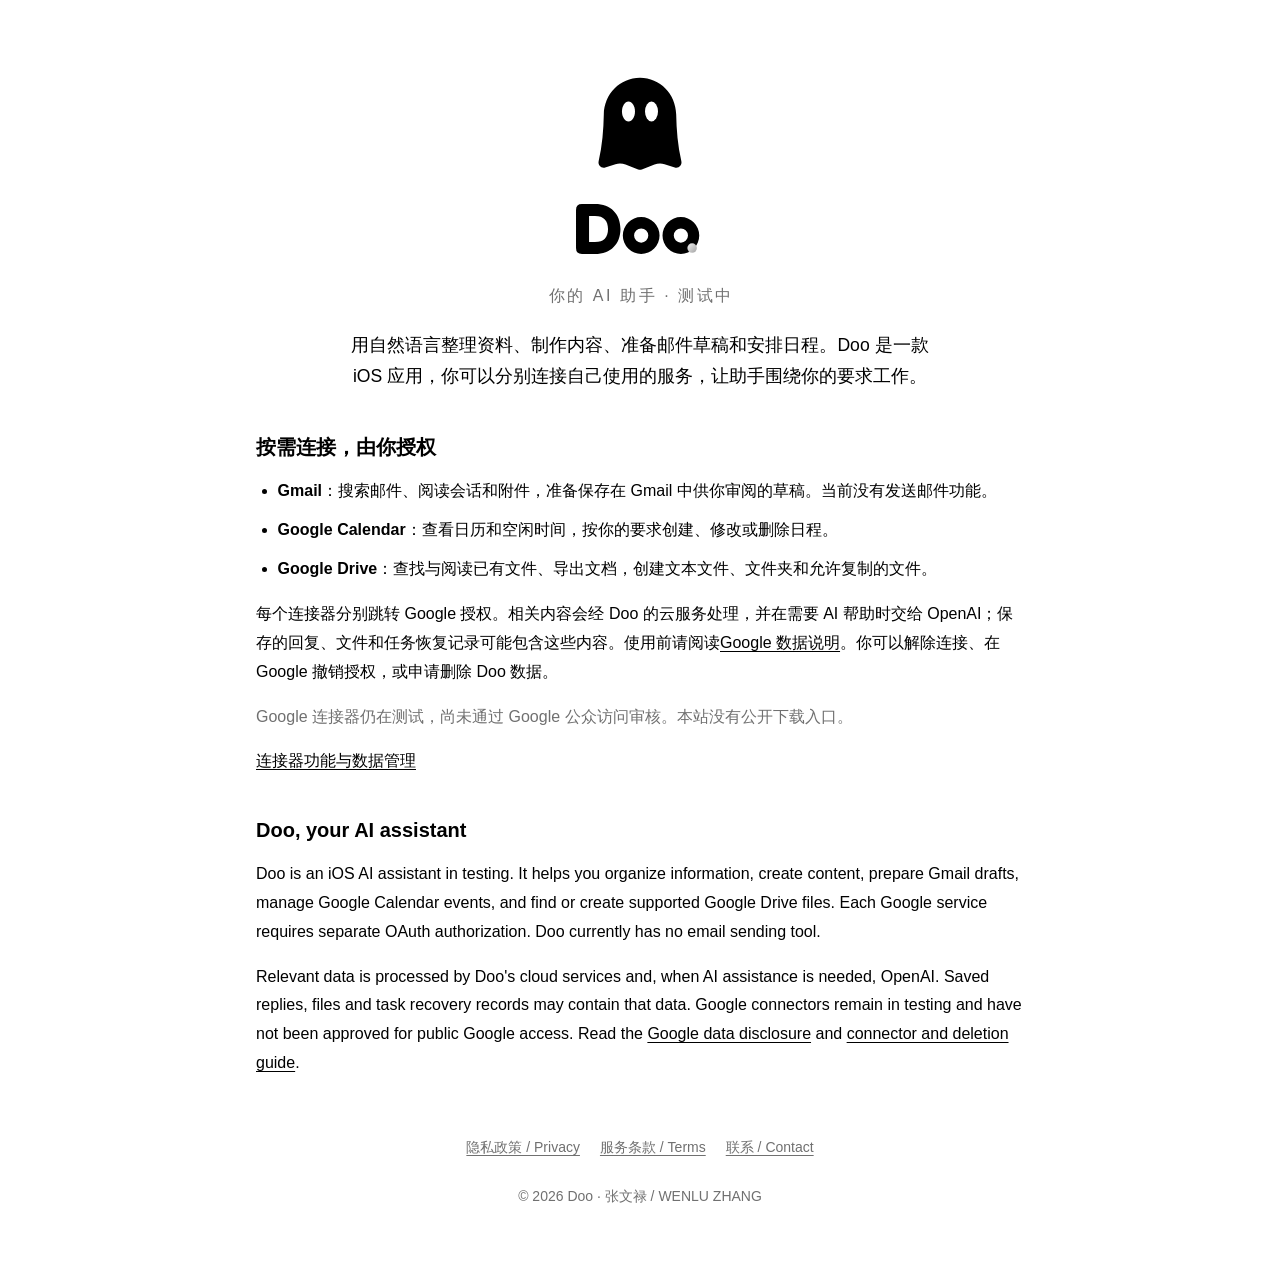
<file: docs/index.html>
<!doctype html>
<html lang="zh-CN">
  <head>
    <meta charset="utf-8">
    <meta name="viewport" content="width=device-width, initial-scale=1, viewport-fit=cover">
    <meta name="color-scheme" content="light dark">
    <meta name="description" content="Doo 是一款 iOS AI 助手，帮助你整理资料、准备邮件草稿和安排日程。目前处于测试阶段。">
    <meta property="og:title" content="Doo · 你的 AI 助手">
    <meta property="og:description" content="整理资料、准备邮件草稿和安排日程。Google 连接器仍在测试，尚未通过公众访问审核。">
    <meta property="og:type" content="website">
    <meta property="og:url" content="https://heydoo.si/">
    <title>Doo · 你的 AI 助手</title>
    <link rel="canonical" href="https://heydoo.si/">
    <link rel="icon" href="logo.svg" type="image/svg+xml">
    <link rel="stylesheet" href="site.css">
  </head>
  <body>
    <main class="holding" aria-labelledby="site-name">
      <img class="mascot" src="logo.svg" alt="" width="120" height="120" aria-hidden="true">
      <h1 id="site-name" class="wordmark">
        <img src="wordmark.svg" alt="Doo" width="216" height="84">
      </h1>
      <p class="status">你的 AI 助手 · 测试中</p>
      <p class="intro">用自然语言整理资料、制作内容、准备邮件草稿和安排日程。Doo 是一款 iOS 应用，你可以分别连接自己使用的服务，让助手围绕你的要求工作。</p>
      <section class="description" aria-labelledby="connectors-title">
        <h2 id="connectors-title">按需连接，由你授权</h2>
        <ul>
          <li><strong>Gmail</strong>：搜索邮件、阅读会话和附件，准备保存在 Gmail 中供你审阅的草稿。当前没有发送邮件功能。</li>
          <li><strong>Google Calendar</strong>：查看日历和空闲时间，按你的要求创建、修改或删除日程。</li>
          <li><strong>Google Drive</strong>：查找与阅读已有文件、导出文档，创建文本文件、文件夹和允许复制的文件。</li>
        </ul>
        <p>每个连接器分别跳转 Google 授权。相关内容会经 Doo 的云服务处理，并在需要 AI 帮助时交给 OpenAI；保存的回复、文件和任务恢复记录可能包含这些内容。使用前请阅读<a href="legal/privacy.html#google">Google 数据说明</a>。你可以解除连接、在 Google 撤销授权，或申请删除 Doo 数据。</p>
        <p class="muted">Google 连接器仍在测试，尚未通过 Google 公众访问审核。本站没有公开下载入口。</p>
        <p><a href="help/google-connectors.html">连接器功能与数据管理</a></p>
      </section>
      <section class="description" lang="en" aria-labelledby="english-title">
        <h2 id="english-title">Doo, your AI assistant</h2>
        <p>Doo is an iOS AI assistant in testing. It helps you organize information, create content, prepare Gmail drafts, manage Google Calendar events, and find or create supported Google Drive files. Each Google service requires separate OAuth authorization. Doo currently has no email sending tool.</p>
        <p>Relevant data is processed by Doo's cloud services and, when AI assistance is needed, OpenAI. Saved replies, files and task recovery records may contain that data. Google connectors remain in testing and have not been approved for public Google access. Read the <a href="legal/privacy.html#google-en">Google data disclosure</a> and <a href="help/google-connectors.html#english">connector and deletion guide</a>.</p>
      </section>
      <footer class="site-footer">
        <nav aria-label="网站信息">
          <a href="legal/privacy.html">隐私政策 / Privacy</a>
          <a href="legal/terms.html">服务条款 / Terms</a>
          <a href="mailto:jinwandalaohu940@gmail.com">联系 / Contact</a>
        </nav>
        <p>© 2026 Doo · 张文禄 / WENLU ZHANG</p>
      </footer>
    </main>
  </body>
</html>
</file>
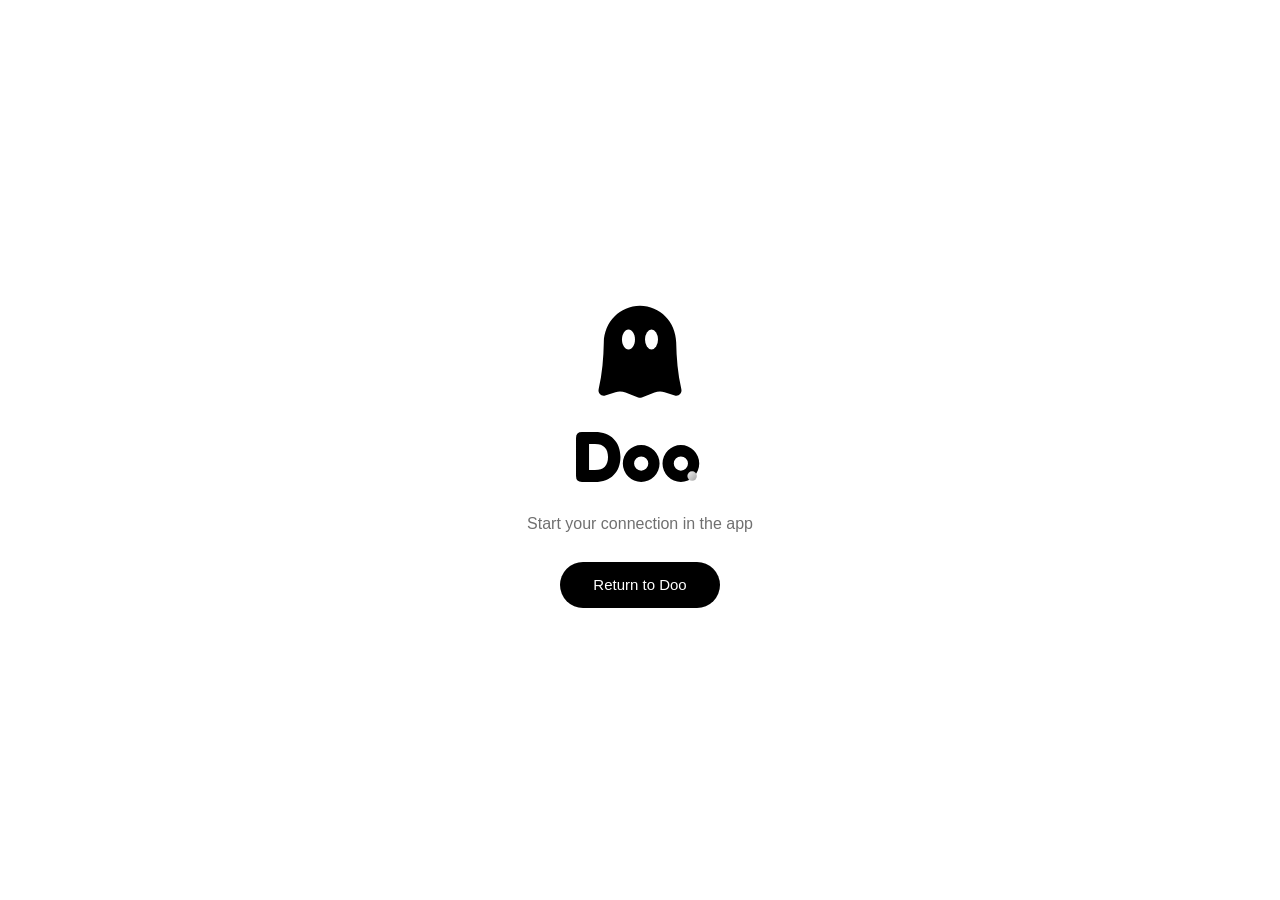
<file: docs/oauth/mcp/index.html>
<!doctype html>
<html lang="zh-CN">
  <head>
    <meta charset="utf-8">
    <meta name="viewport" content="width=device-width, initial-scale=1, viewport-fit=cover">
    <meta name="color-scheme" content="light dark">
    <meta name="referrer" content="no-referrer">
    <meta name="robots" content="noindex, nofollow">
    <meta http-equiv="Content-Security-Policy" content="default-src 'none'; img-src 'self'; style-src 'self'; script-src 'self'; base-uri 'none'; form-action 'none'; object-src 'none'">
    <title>回到 Doo</title>
    <link rel="icon" href="../../logo.svg" type="image/svg+xml">
    <link rel="stylesheet" href="../../site.css">
    <link rel="stylesheet" href="callback.css">
    <script src="callback.js" defer></script>
  </head>
  <body>
    <main class="holding callback" aria-labelledby="site-name" aria-describedby="status">
      <img class="mascot" src="../../logo.svg" alt="" width="120" height="120" aria-hidden="true">
      <h1 id="site-name" class="wordmark">
        <img src="../../wordmark.svg" alt="Doo" width="216" height="84">
      </h1>
      <p id="status" class="status" role="status" aria-live="polite">请回到 App 查看连接结果</p>
      <a class="callback-action" href="doo://open" id="open-doo">返回 Doo</a>
    </main>
  </body>
</html>
</file>
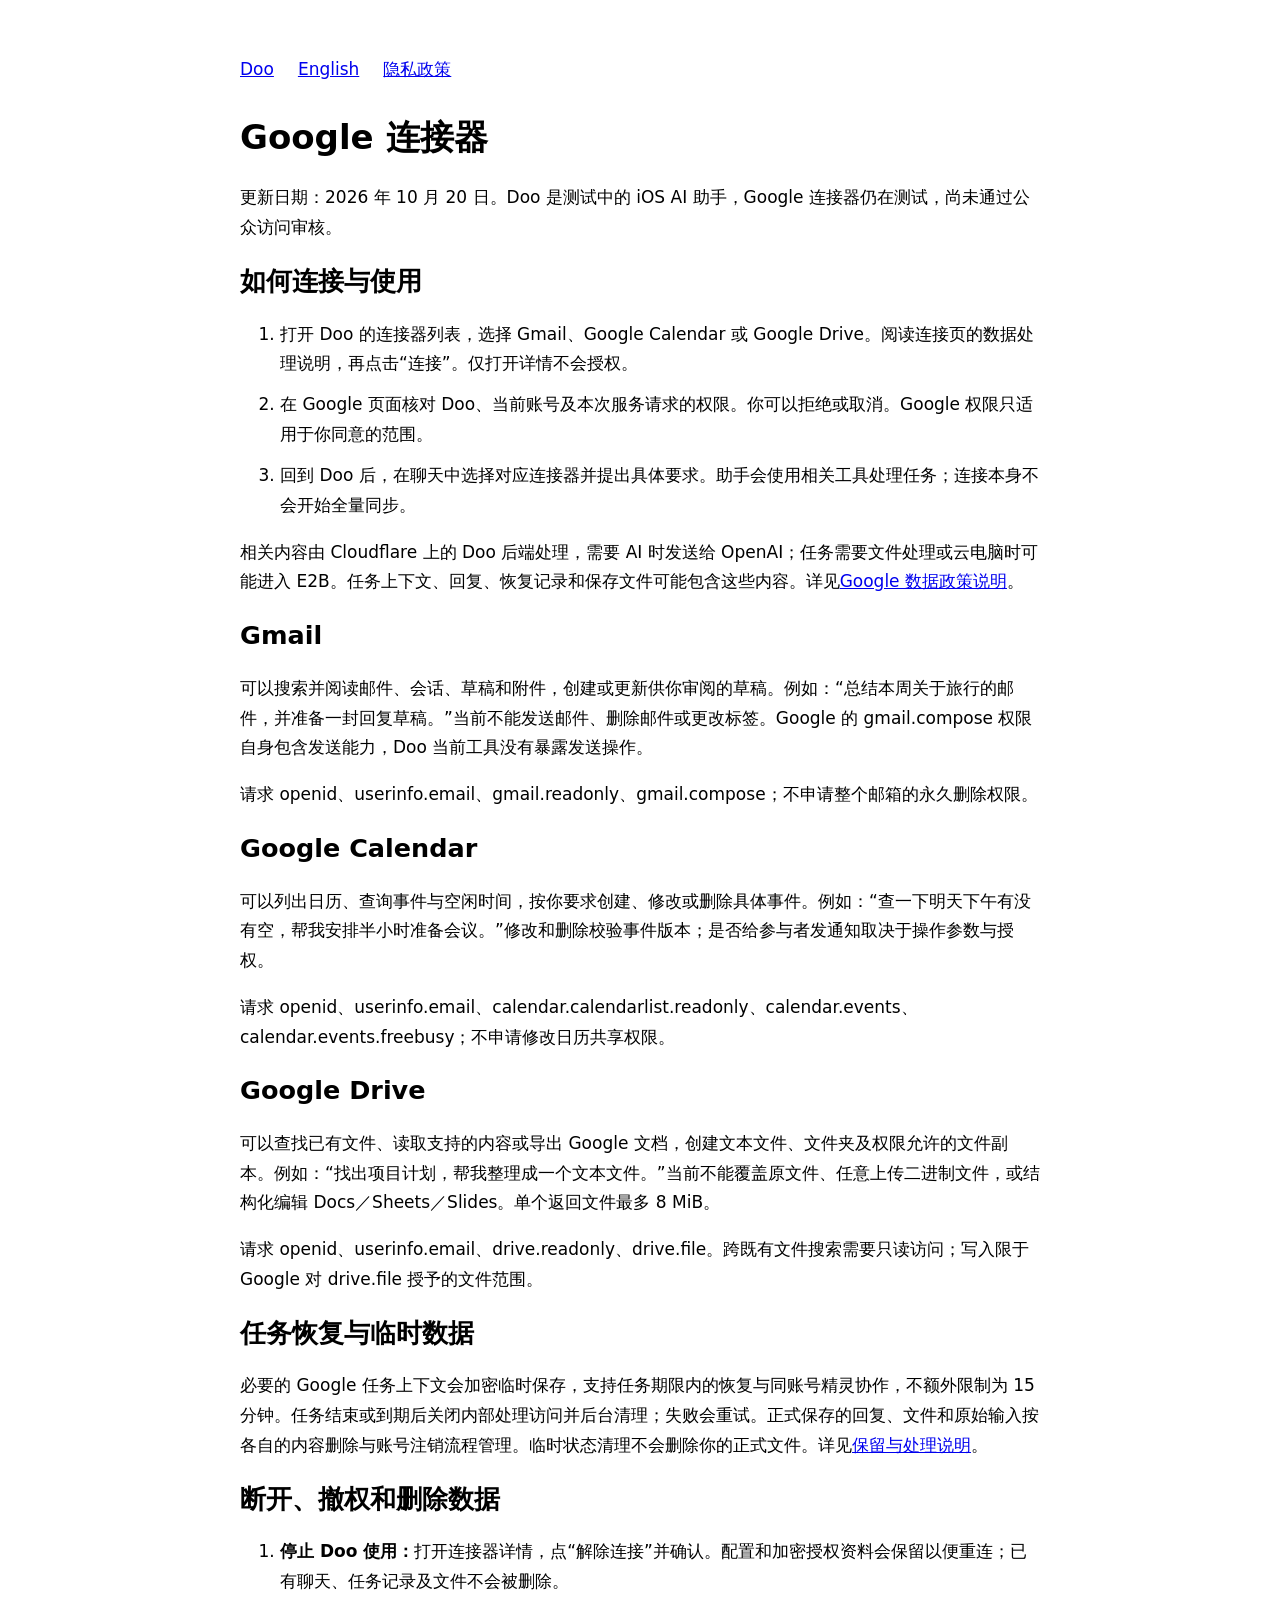
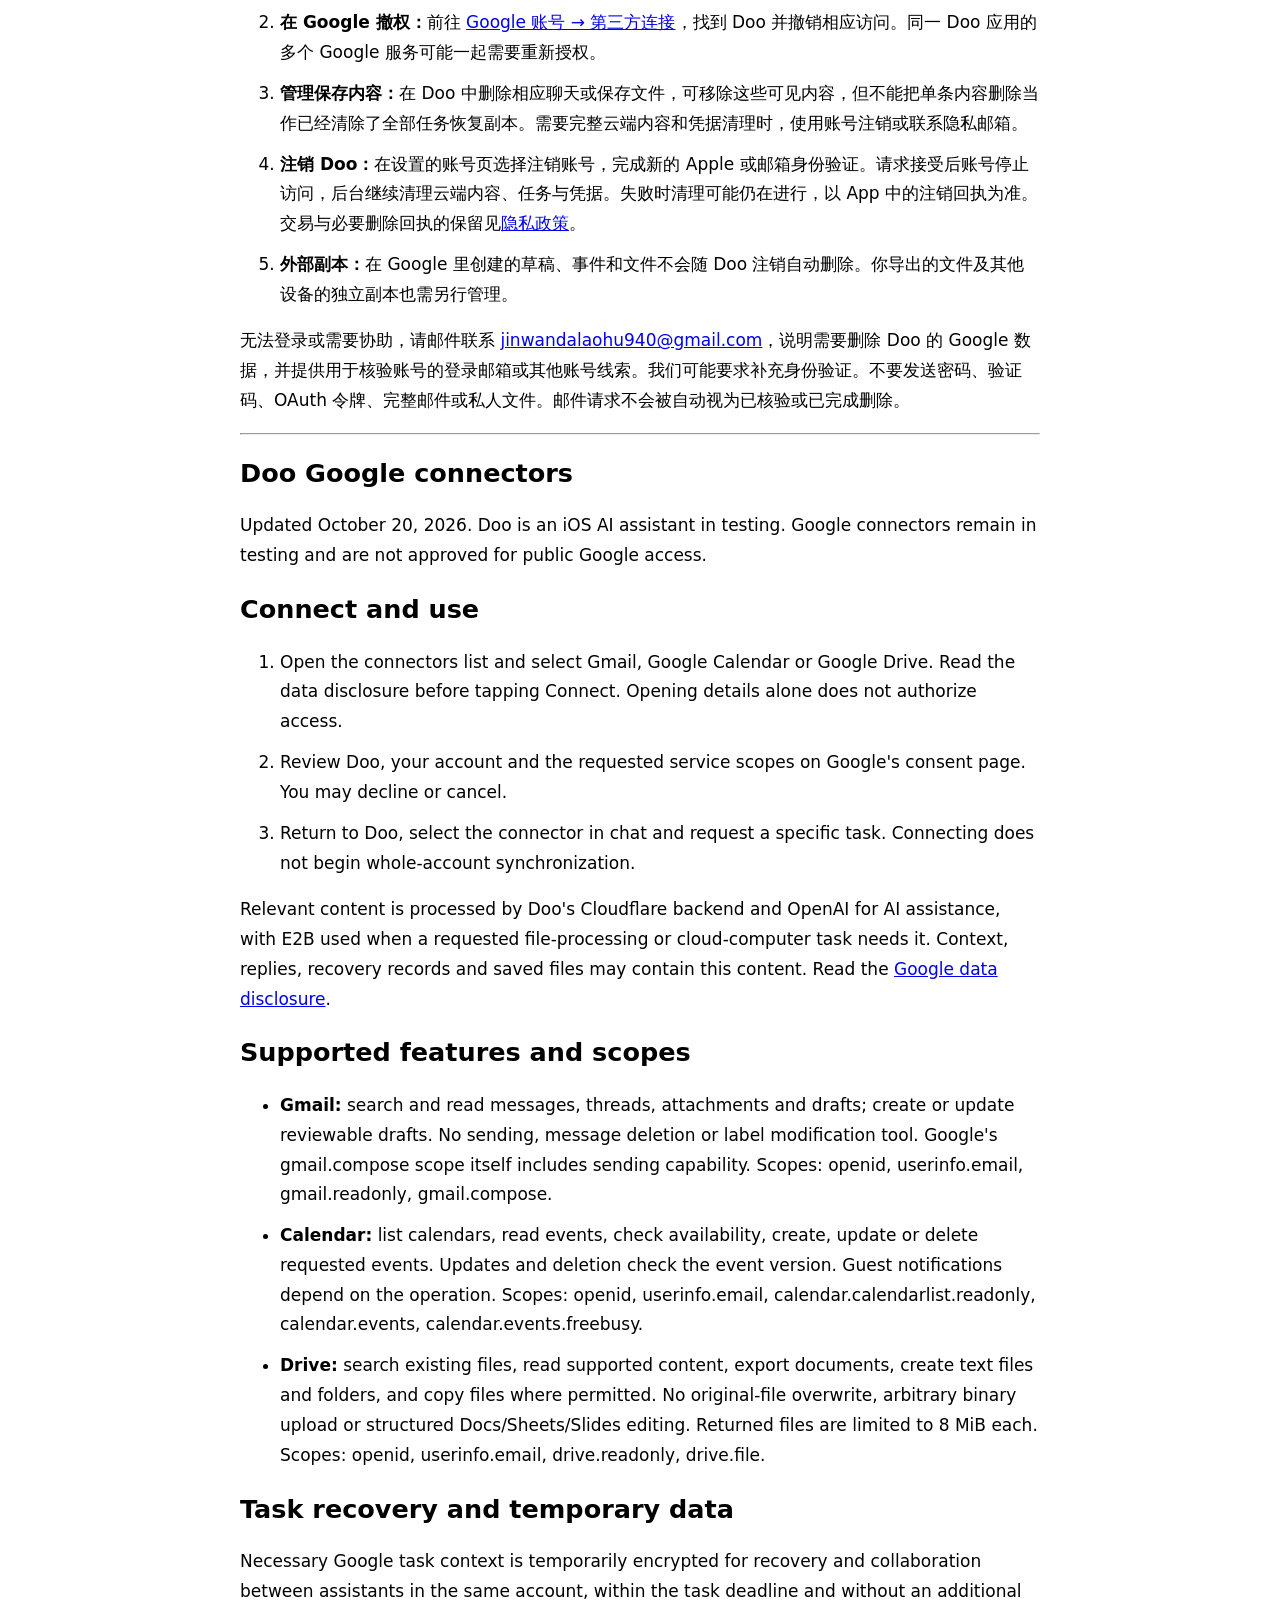
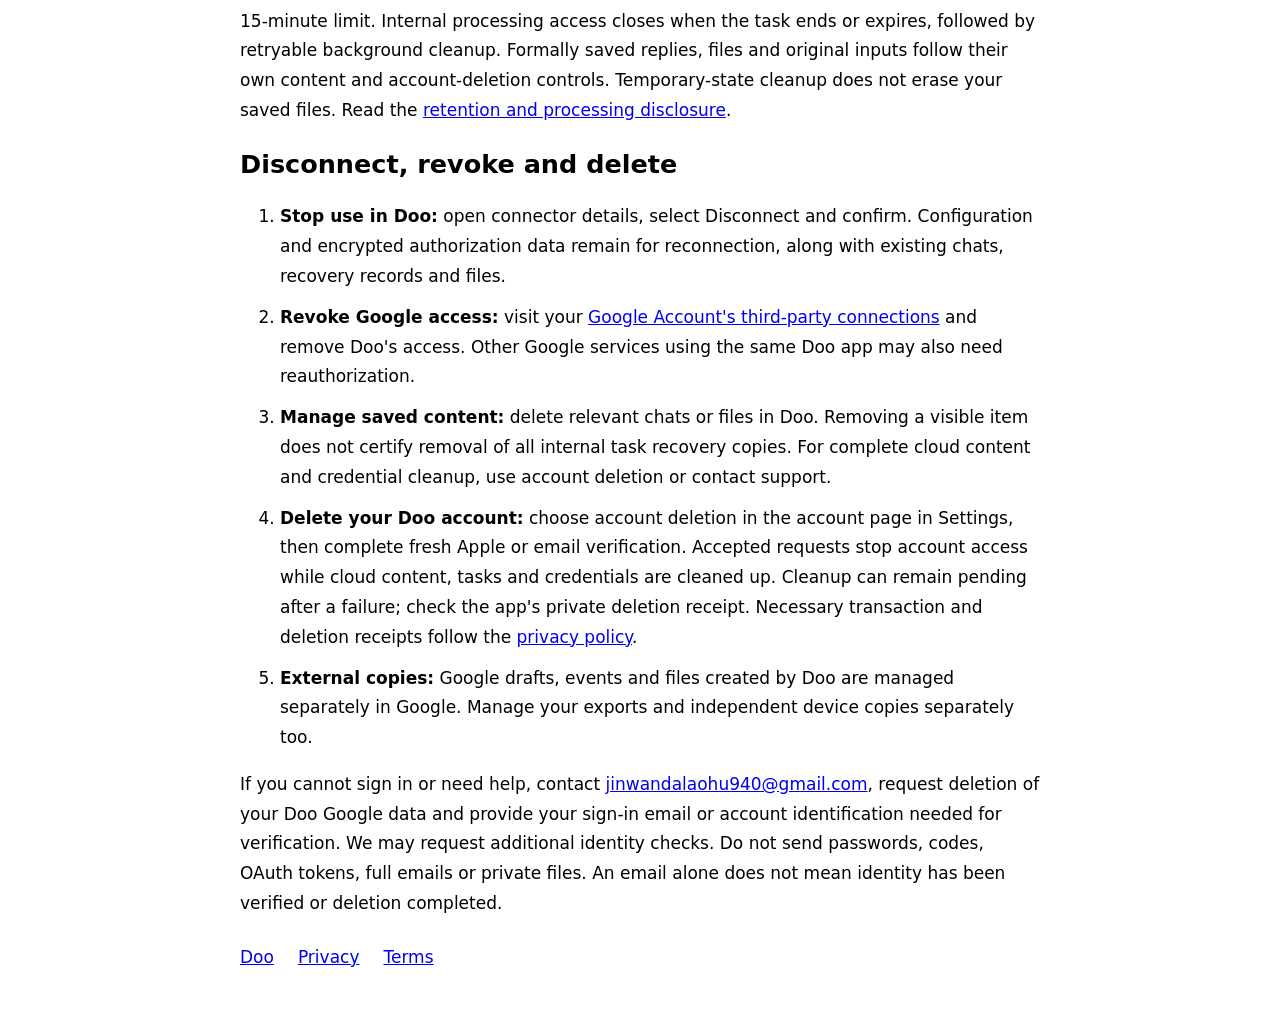
<file: docs/help/google-connectors.html>
<!doctype html>
<html lang="zh-CN"><head><meta charset="utf-8"><meta name="viewport" content="width=device-width,initial-scale=1"><meta name="color-scheme" content="light dark"><title>Doo Google 连接器 / Google connectors</title>
<link rel="icon" href="../logo.svg" type="image/svg+xml"><link rel="canonical" href="https://heydoo.si/help/google-connectors.html">
<style>body{font:17px/1.75 system-ui,sans-serif;max-width:50rem;margin:3rem auto;padding:0 1.25rem;color:CanvasText;background:Canvas;overflow-wrap:anywhere}h1,h2,h3{line-height:1.35}a{color:LinkText}li+li{margin-top:.7rem}section{scroll-margin-top:2rem}nav{display:flex;flex-wrap:wrap;gap:.5rem 1.5rem}nav a{display:inline-flex;align-items:center;min-height:44px}@media(max-width:560px){body{margin:1.5rem auto;font-size:16px}}</style></head>
<body><main><nav aria-label="页面导航"><a href="../">Doo</a><a href="#english">English</a><a href="../legal/privacy.html#google">隐私政策</a></nav>
<h1>Google 连接器</h1><p>更新日期：2026 年 10 月 20 日。Doo 是测试中的 iOS AI 助手，Google 连接器仍在测试，尚未通过公众访问审核。</p>
<section id="connect"><h2>如何连接与使用</h2><ol>
<li>打开 Doo 的连接器列表，选择 Gmail、Google Calendar 或 Google Drive。阅读连接页的数据处理说明，再点击“连接”。仅打开详情不会授权。</li>
<li>在 Google 页面核对 Doo、当前账号及本次服务请求的权限。你可以拒绝或取消。Google 权限只适用于你同意的范围。</li>
<li>回到 Doo 后，在聊天中选择对应连接器并提出具体要求。助手会使用相关工具处理任务；连接本身不会开始全量同步。</li></ol>
<p>相关内容由 Cloudflare 上的 Doo 后端处理，需要 AI 时发送给 OpenAI；任务需要文件处理或云电脑时可能进入 E2B。任务上下文、回复、恢复记录和保存文件可能包含这些内容。详见<a href="../legal/privacy.html#google">Google 数据政策说明</a>。</p></section>
<section id="gmail"><h2>Gmail</h2><p>可以搜索并阅读邮件、会话、草稿和附件，创建或更新供你审阅的草稿。例如：“总结本周关于旅行的邮件，并准备一封回复草稿。”当前不能发送邮件、删除邮件或更改标签。Google 的 gmail.compose 权限自身包含发送能力，Doo 当前工具没有暴露发送操作。</p><p>请求 openid、userinfo.email、gmail.readonly、gmail.compose；不申请整个邮箱的永久删除权限。</p></section>
<section id="calendar"><h2>Google Calendar</h2><p>可以列出日历、查询事件与空闲时间，按你要求创建、修改或删除具体事件。例如：“查一下明天下午有没有空，帮我安排半小时准备会议。”修改和删除校验事件版本；是否给参与者发通知取决于操作参数与授权。</p><p>请求 openid、userinfo.email、calendar.calendarlist.readonly、calendar.events、calendar.events.freebusy；不申请修改日历共享权限。</p></section>
<section id="drive"><h2>Google Drive</h2><p>可以查找已有文件、读取支持的内容或导出 Google 文档，创建文本文件、文件夹及权限允许的文件副本。例如：“找出项目计划，帮我整理成一个文本文件。”当前不能覆盖原文件、任意上传二进制文件，或结构化编辑 Docs／Sheets／Slides。单个返回文件最多 8 MiB。</p><p>请求 openid、userinfo.email、drive.readonly、drive.file。跨既有文件搜索需要只读访问；写入限于 Google 对 drive.file 授予的文件范围。</p></section>
<section id="retention"><h2>任务恢复与临时数据</h2><p>必要的 Google 任务上下文会加密临时保存，支持任务期限内的恢复与同账号精灵协作，不额外限制为 15 分钟。任务结束或到期后关闭内部处理访问并后台清理；失败会重试。正式保存的回复、文件和原始输入按各自的内容删除与账号注销流程管理。临时状态清理不会删除你的正式文件。详见<a href="../legal/privacy.html#google">保留与处理说明</a>。</p></section>
<section id="delete"><h2>断开、撤权和删除数据</h2><ol>
<li><strong>停止 Doo 使用：</strong>打开连接器详情，点“解除连接”并确认。配置和加密授权资料会保留以便重连；已有聊天、任务记录及文件不会被删除。</li>
<li><strong>在 Google 撤权：</strong>前往 <a href="https://myaccount.google.com/connections">Google 账号 → 第三方连接</a>，找到 Doo 并撤销相应访问。同一 Doo 应用的多个 Google 服务可能一起需要重新授权。</li>
<li><strong>管理保存内容：</strong>在 Doo 中删除相应聊天或保存文件，可移除这些可见内容，但不能把单条内容删除当作已经清除了全部任务恢复副本。需要完整云端内容和凭据清理时，使用账号注销或联系隐私邮箱。</li>
<li><strong>注销 Doo：</strong>在设置的账号页选择注销账号，完成新的 Apple 或邮箱身份验证。请求接受后账号停止访问，后台继续清理云端内容、任务与凭据。失败时清理可能仍在进行，以 App 中的注销回执为准。交易与必要删除回执的保留见<a href="../legal/privacy.html">隐私政策</a>。</li>
<li><strong>外部副本：</strong>在 Google 里创建的草稿、事件和文件不会随 Doo 注销自动删除。你导出的文件及其他设备的独立副本也需另行管理。</li></ol>
<p>无法登录或需要协助，请邮件联系 <a href="mailto:jinwandalaohu940@gmail.com?subject=Doo%20Google%20data%20deletion">jinwandalaohu940@gmail.com</a>，说明需要删除 Doo 的 Google 数据，并提供用于核验账号的登录邮箱或其他账号线索。我们可能要求补充身份验证。不要发送密码、验证码、OAuth 令牌、完整邮件或私人文件。邮件请求不会被自动视为已核验或已完成删除。</p></section>
<hr><section id="english" lang="en"><h1>Doo Google connectors</h1><p>Updated October 20, 2026. Doo is an iOS AI assistant in testing. Google connectors remain in testing and are not approved for public Google access.</p>
<h2>Connect and use</h2><ol><li>Open the connectors list and select Gmail, Google Calendar or Google Drive. Read the data disclosure before tapping Connect. Opening details alone does not authorize access.</li><li>Review Doo, your account and the requested service scopes on Google's consent page. You may decline or cancel.</li><li>Return to Doo, select the connector in chat and request a specific task. Connecting does not begin whole-account synchronization.</li></ol>
<p>Relevant content is processed by Doo's Cloudflare backend and OpenAI for AI assistance, with E2B used when a requested file-processing or cloud-computer task needs it. Context, replies, recovery records and saved files may contain this content. Read the <a href="../legal/privacy.html#google-en">Google data disclosure</a>.</p>
<h2>Supported features and scopes</h2><ul>
<li><strong>Gmail:</strong> search and read messages, threads, attachments and drafts; create or update reviewable drafts. No sending, message deletion or label modification tool. Google's gmail.compose scope itself includes sending capability. Scopes: openid, userinfo.email, gmail.readonly, gmail.compose.</li>
<li><strong>Calendar:</strong> list calendars, read events, check availability, create, update or delete requested events. Updates and deletion check the event version. Guest notifications depend on the operation. Scopes: openid, userinfo.email, calendar.calendarlist.readonly, calendar.events, calendar.events.freebusy.</li>
<li><strong>Drive:</strong> search existing files, read supported content, export documents, create text files and folders, and copy files where permitted. No original-file overwrite, arbitrary binary upload or structured Docs/Sheets/Slides editing. Returned files are limited to 8 MiB each. Scopes: openid, userinfo.email, drive.readonly, drive.file.</li></ul>
<section id="retention-en"><h2>Task recovery and temporary data</h2><p>Necessary Google task context is temporarily encrypted for recovery and collaboration between assistants in the same account, within the task deadline and without an additional 15-minute limit. Internal processing access closes when the task ends or expires, followed by retryable background cleanup. Formally saved replies, files and original inputs follow their own content and account-deletion controls. Temporary-state cleanup does not erase your saved files. Read the <a href="../legal/privacy.html#google-en">retention and processing disclosure</a>.</p></section>
<section id="delete-en"><h2>Disconnect, revoke and delete</h2><ol>
<li><strong>Stop use in Doo:</strong> open connector details, select Disconnect and confirm. Configuration and encrypted authorization data remain for reconnection, along with existing chats, recovery records and files.</li>
<li><strong>Revoke Google access:</strong> visit your <a href="https://myaccount.google.com/connections">Google Account's third-party connections</a> and remove Doo's access. Other Google services using the same Doo app may also need reauthorization.</li>
<li><strong>Manage saved content:</strong> delete relevant chats or files in Doo. Removing a visible item does not certify removal of all internal task recovery copies. For complete cloud content and credential cleanup, use account deletion or contact support.</li>
<li><strong>Delete your Doo account:</strong> choose account deletion in the account page in Settings, then complete fresh Apple or email verification. Accepted requests stop account access while cloud content, tasks and credentials are cleaned up. Cleanup can remain pending after a failure; check the app's private deletion receipt. Necessary transaction and deletion receipts follow the <a href="../legal/privacy.html#english">privacy policy</a>.</li>
<li><strong>External copies:</strong> Google drafts, events and files created by Doo are managed separately in Google. Manage your exports and independent device copies separately too.</li></ol>
<p>If you cannot sign in or need help, contact <a href="mailto:jinwandalaohu940@gmail.com?subject=Doo%20Google%20data%20deletion">jinwandalaohu940@gmail.com</a>, request deletion of your Doo Google data and provide your sign-in email or account identification needed for verification. We may request additional identity checks. Do not send passwords, codes, OAuth tokens, full emails or private files. An email alone does not mean identity has been verified or deletion completed.</p></section></section>
<nav aria-label="Legal"><a href="../">Doo</a><a href="../legal/privacy.html#english">Privacy</a><a href="../legal/terms.html">Terms</a></nav></main></body></html>
</file>
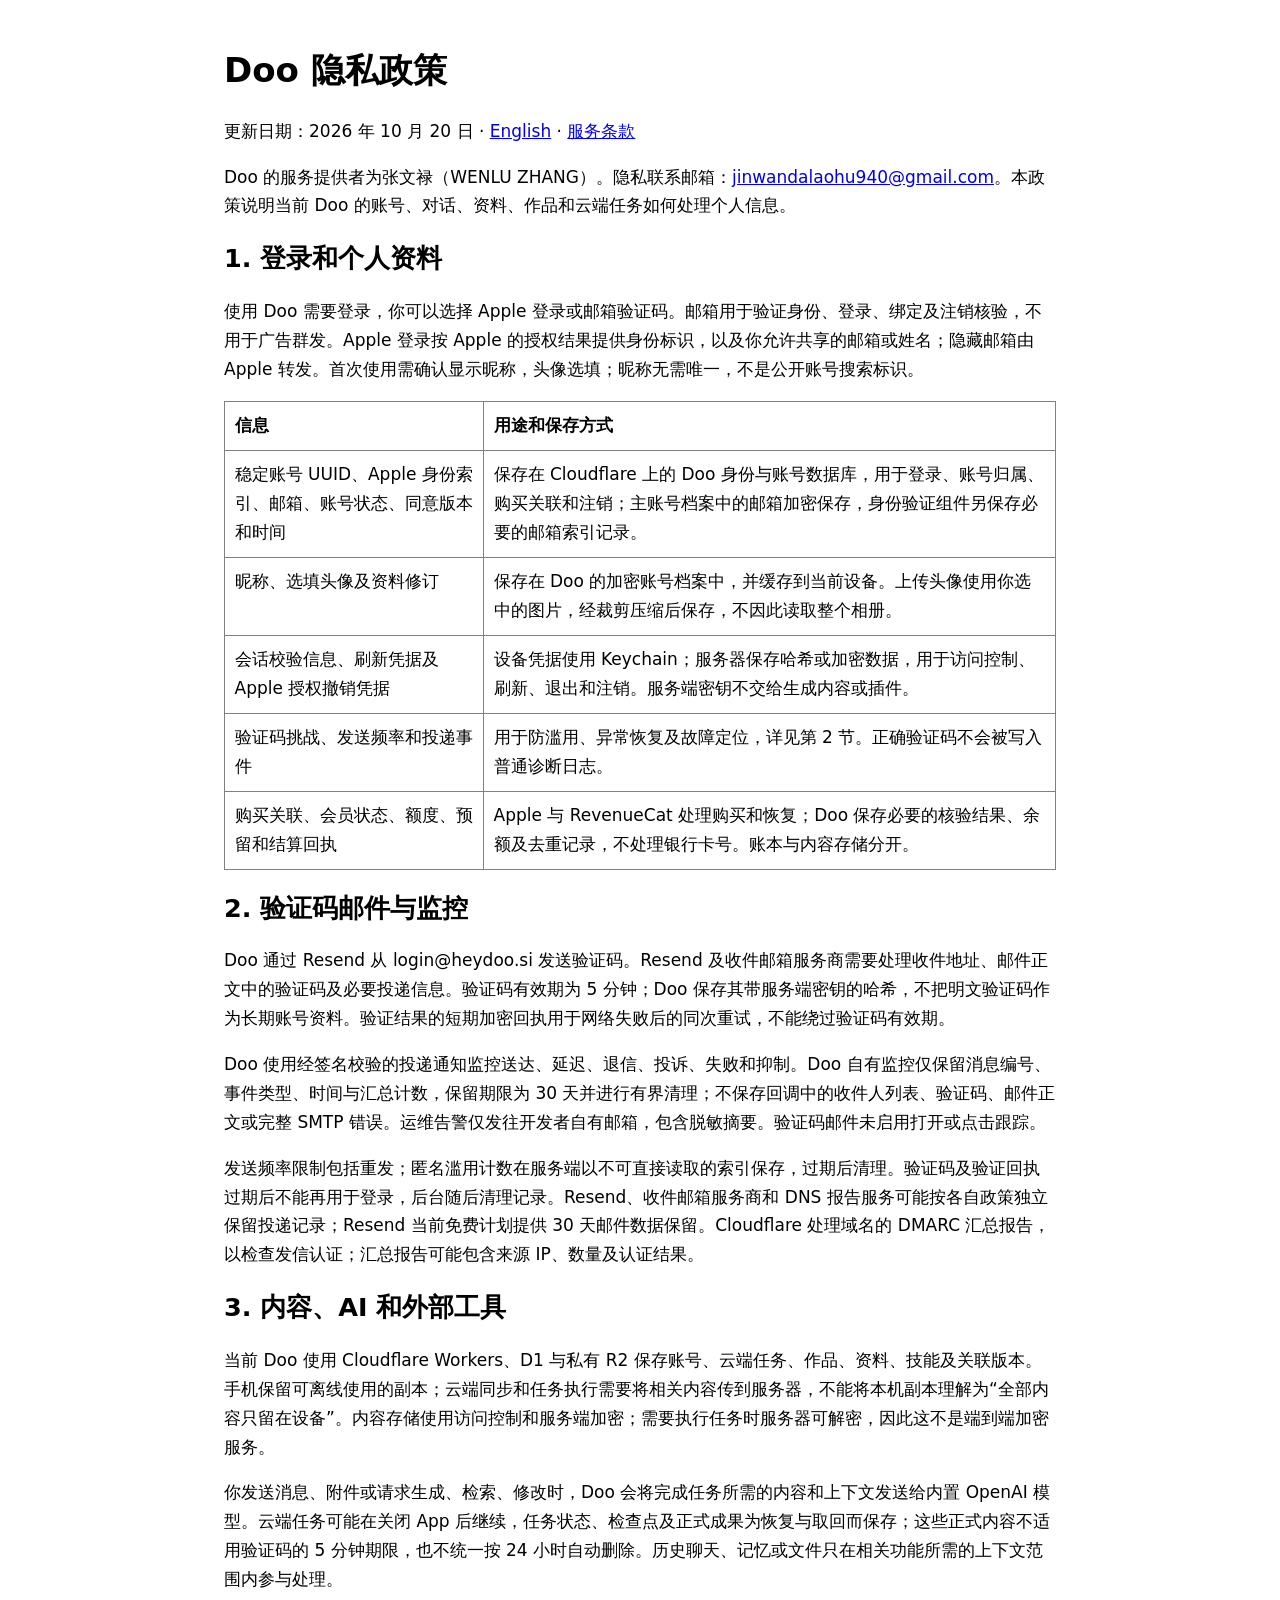
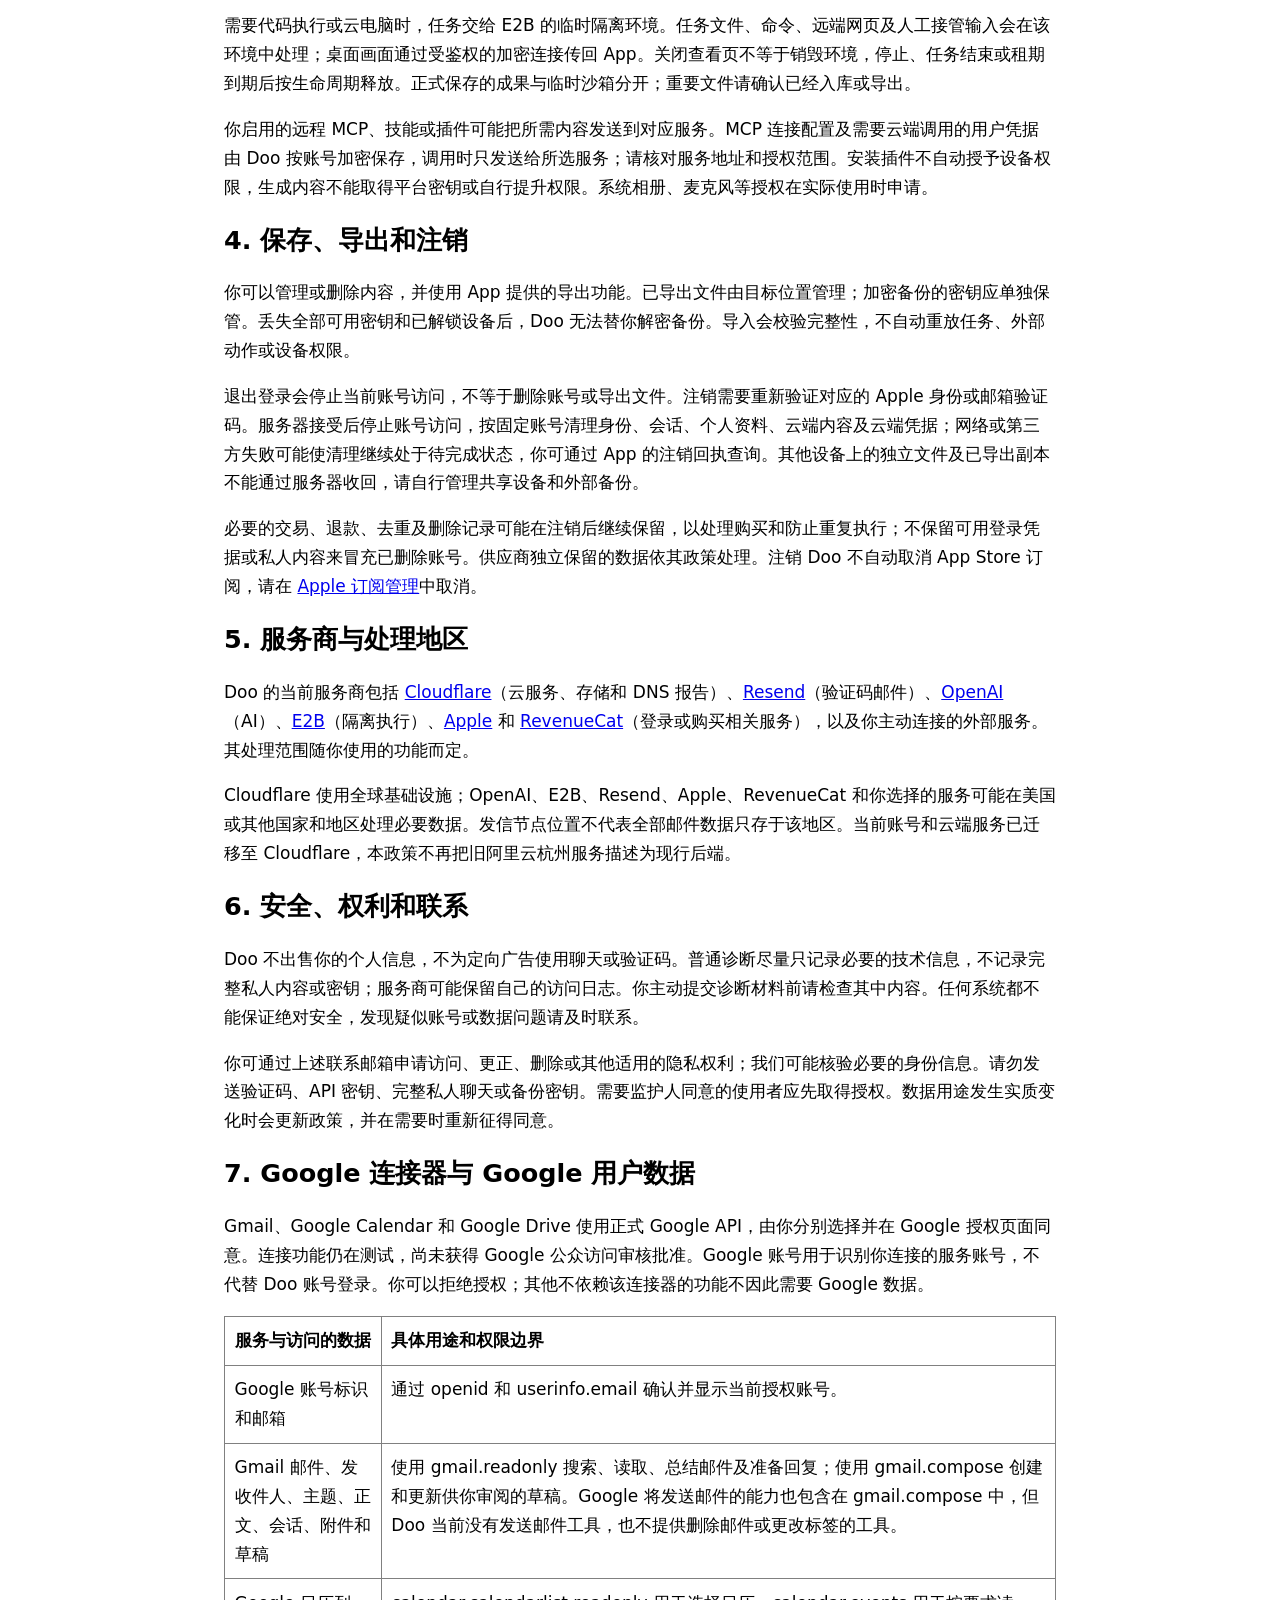
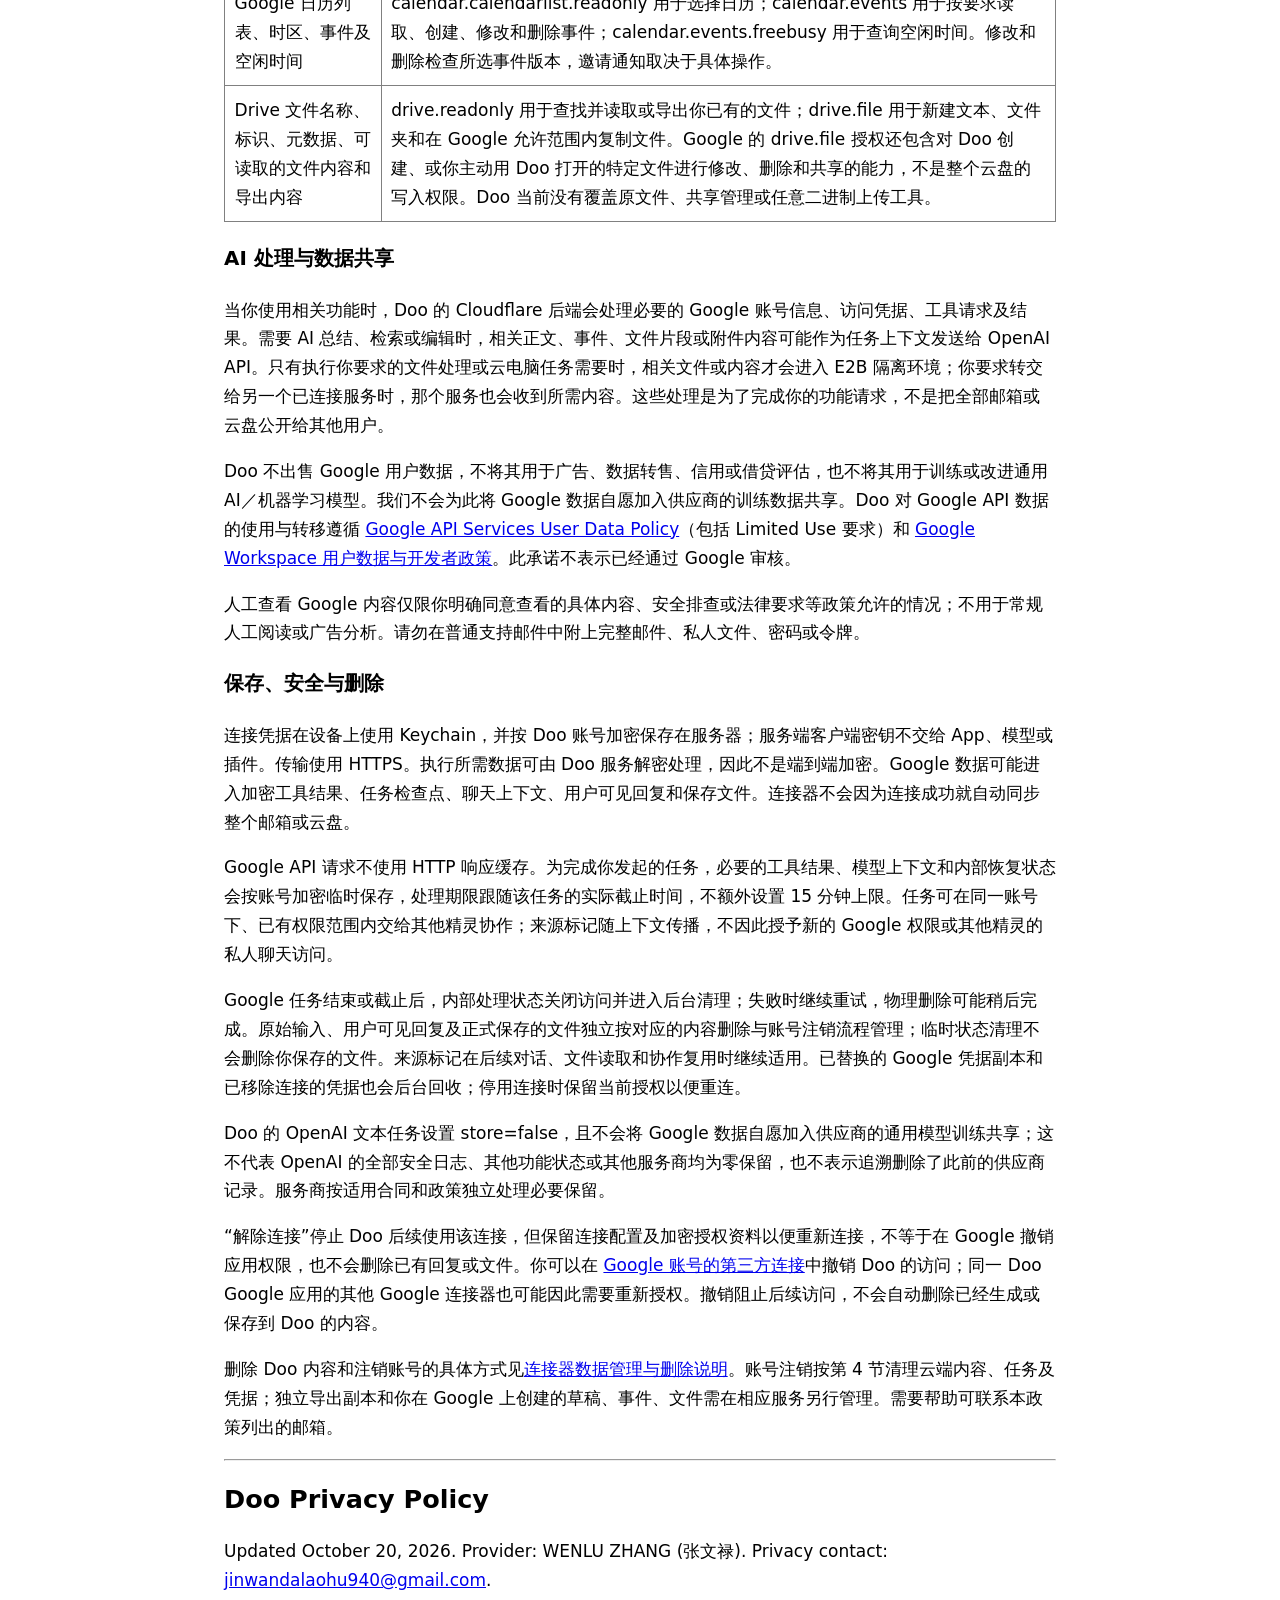
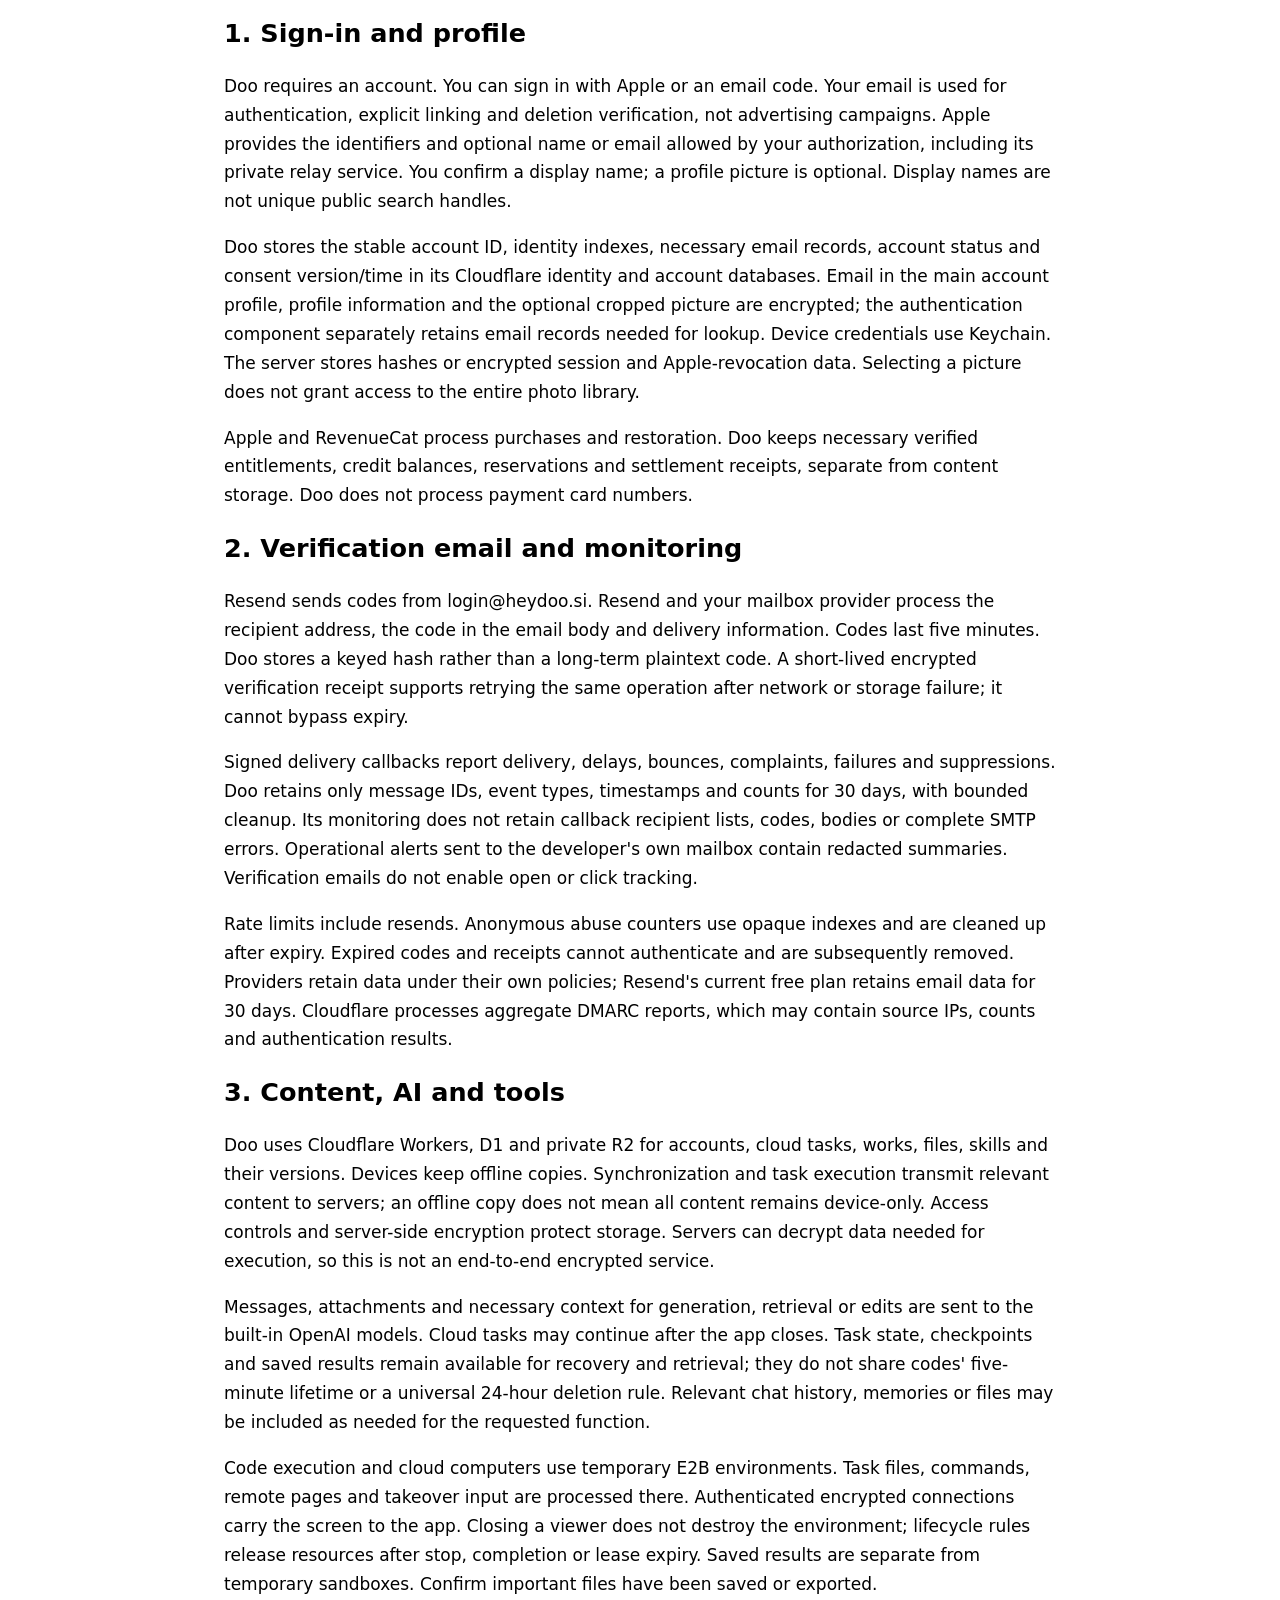
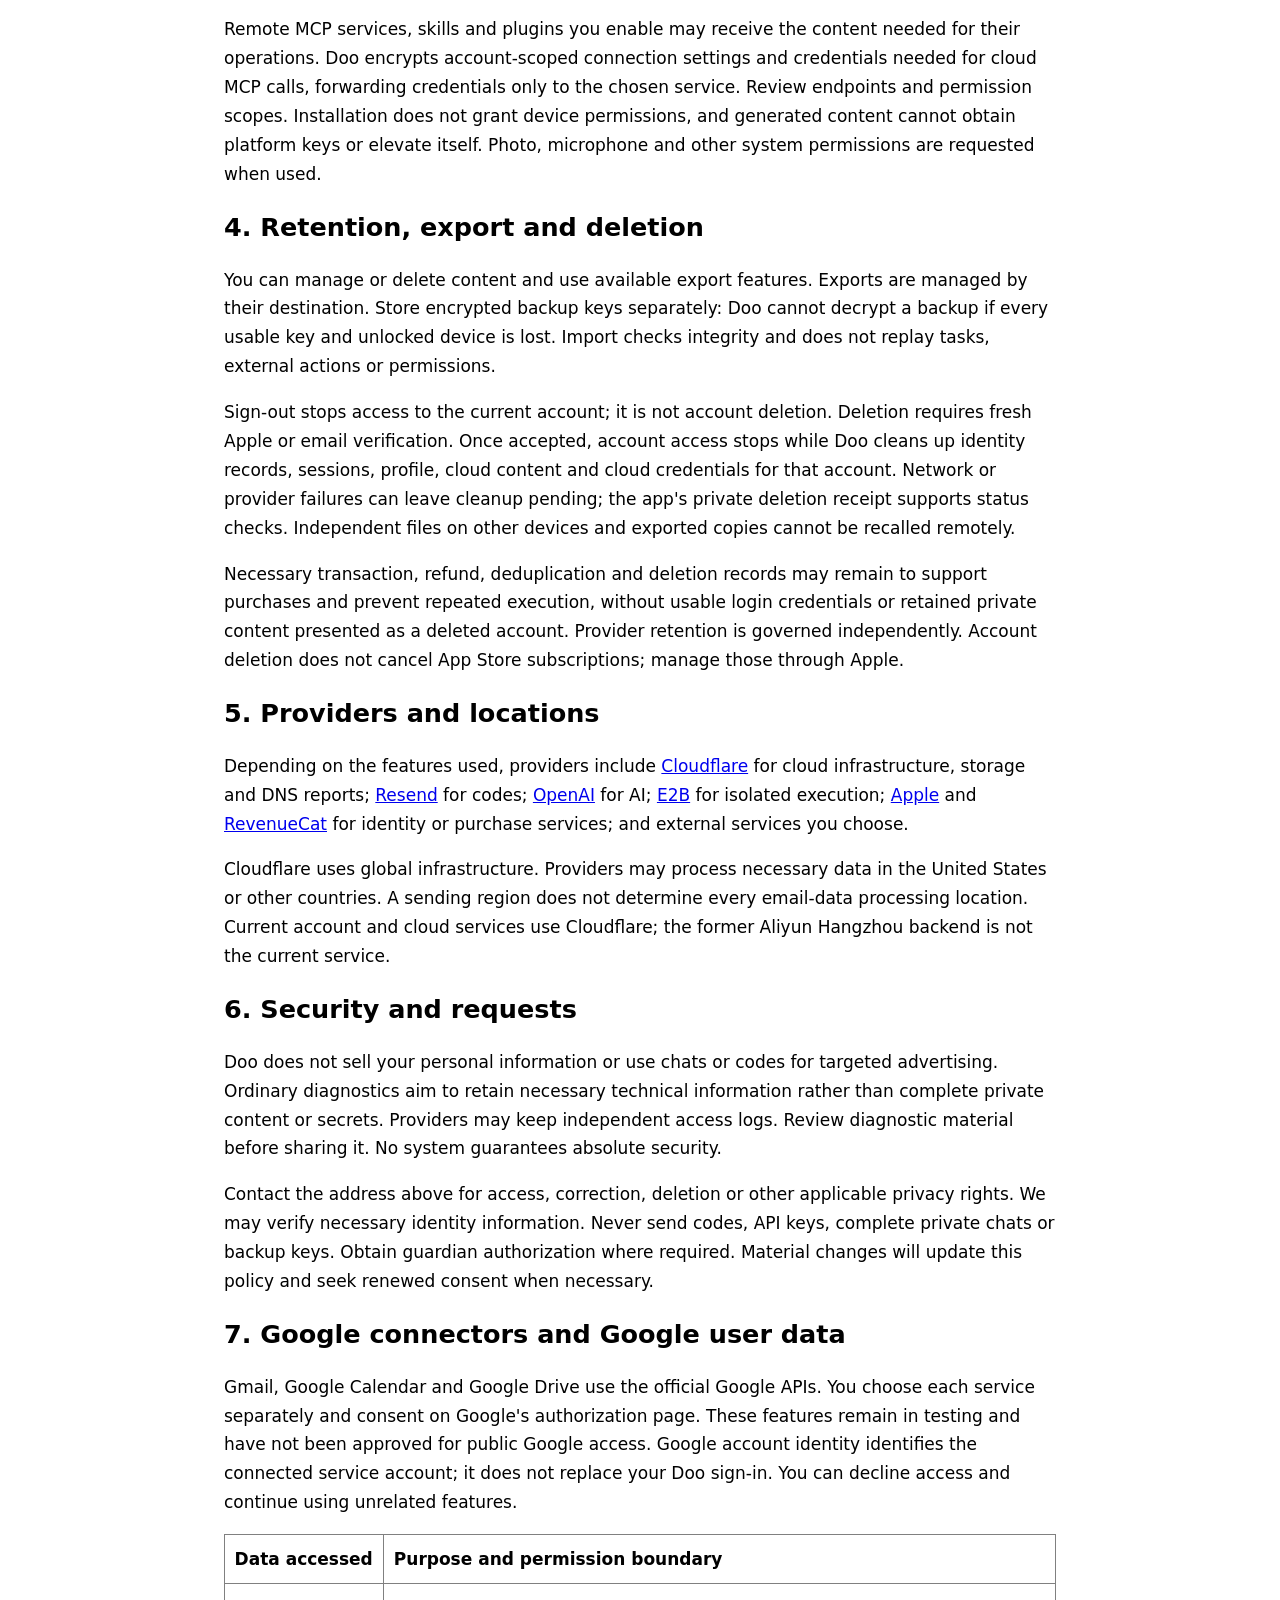
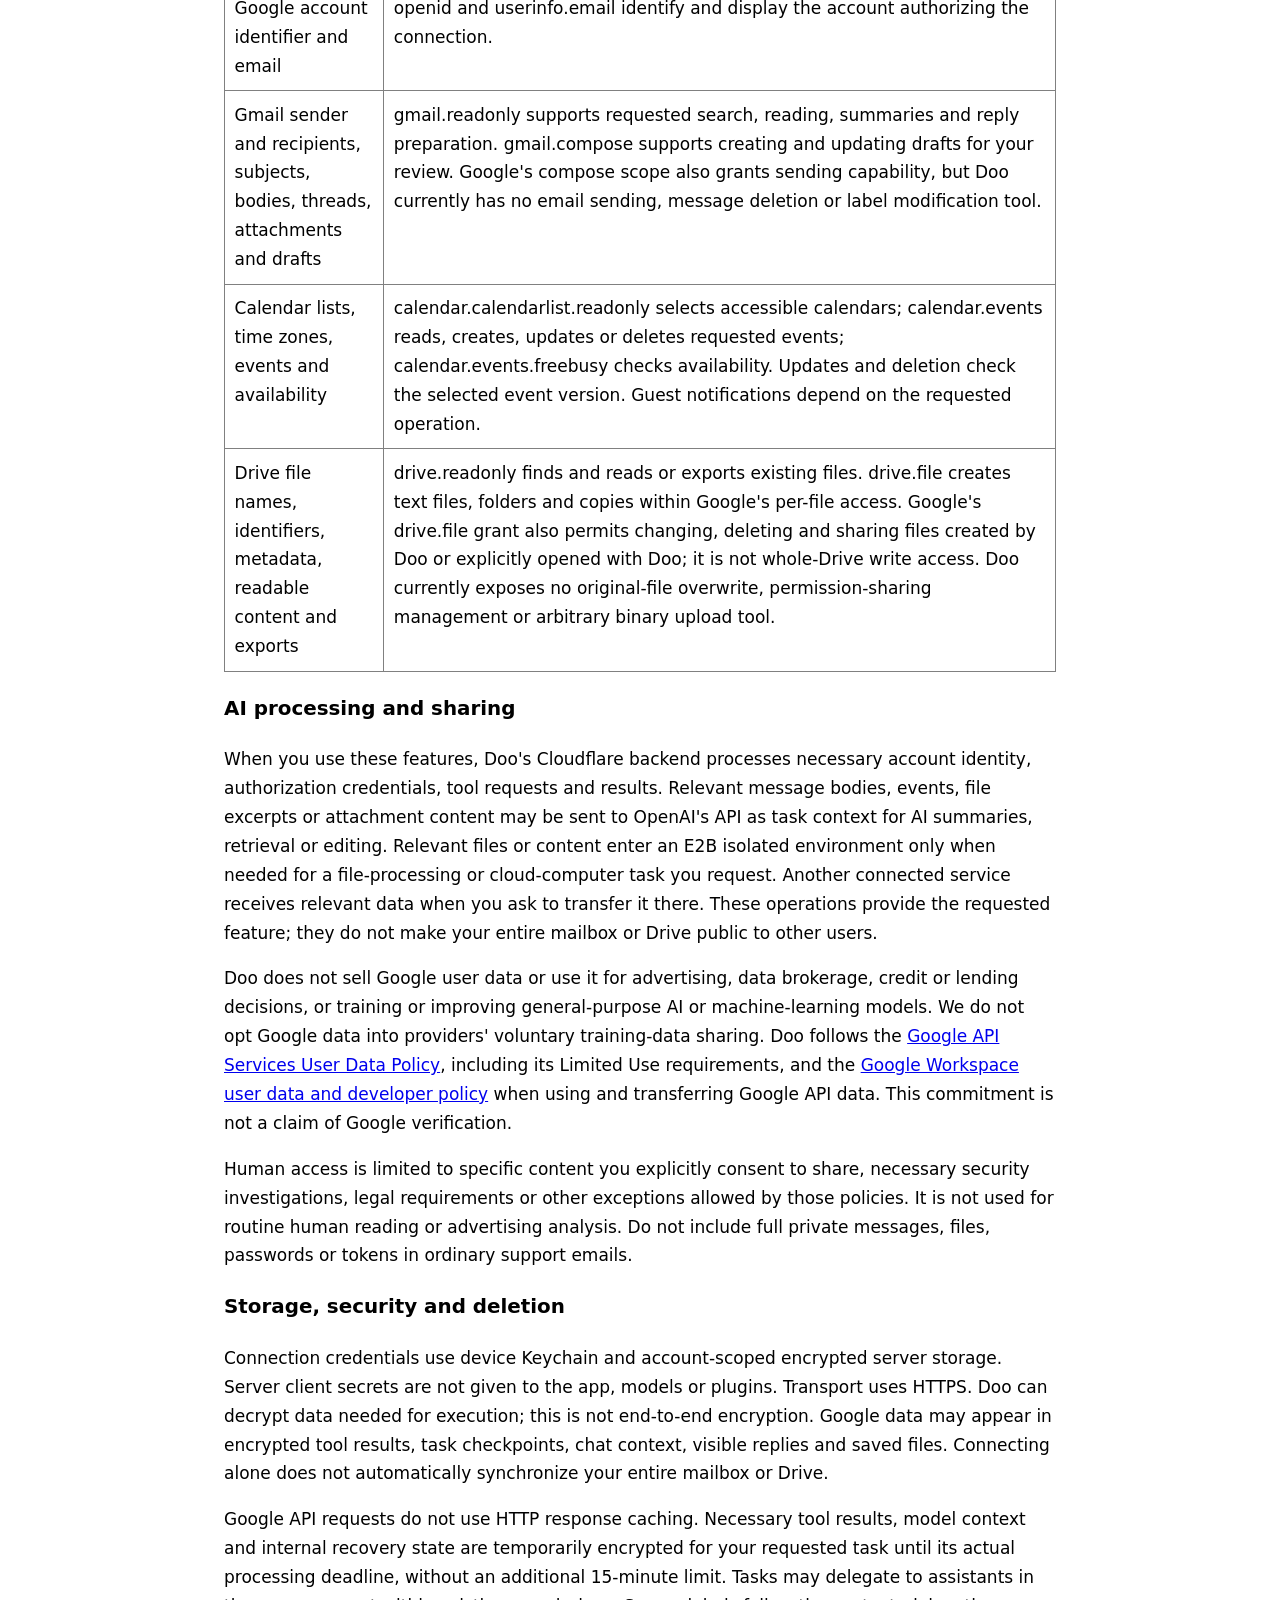
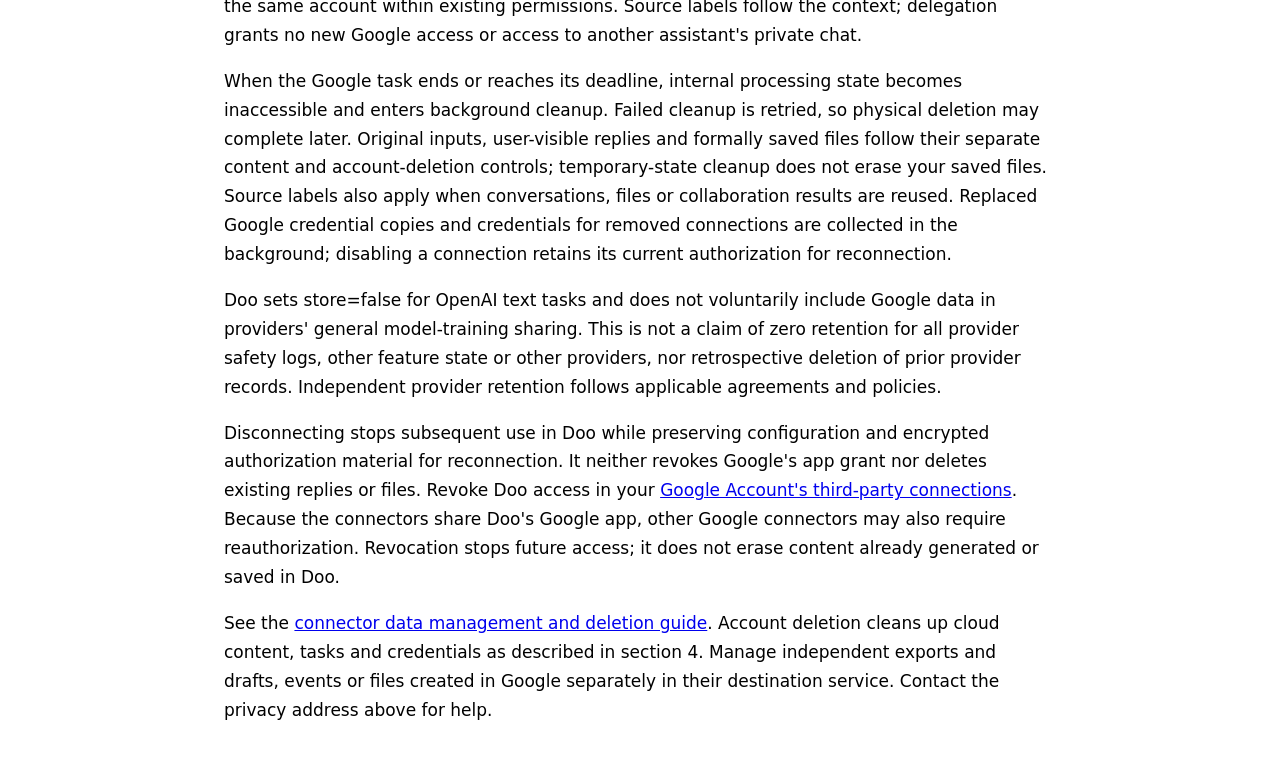
<file: docs/legal/privacy.html>
<!doctype html>
<html lang="zh-CN"><head><meta charset="utf-8"><meta name="viewport" content="width=device-width,initial-scale=1"><meta name="color-scheme" content="light dark"><title>Doo 隐私政策 / Privacy Policy</title>
<style>body{font:17px/1.7 system-ui,sans-serif;max-width:52rem;margin:3rem auto;padding:0 1.2rem;color:CanvasText;background:Canvas;overflow-wrap:anywhere}a{color:LinkText}h1,h2{line-height:1.35}section{scroll-margin-top:2rem}table{border-collapse:collapse;width:100%}th,td{border:1px solid GrayText;text-align:left;vertical-align:top;padding:.6rem}@media(max-width:560px){body{margin:1.5rem auto;font-size:16px}th,td{padding:.45rem}}</style></head>
<body><main><h1>Doo 隐私政策</h1><p>更新日期：2026 年 10 月 20 日 · <a href="#english">English</a> · <a href="terms.html">服务条款</a></p>
<p>Doo 的服务提供者为张文禄（WENLU ZHANG）。隐私联系邮箱：<a href="mailto:jinwandalaohu940@gmail.com">jinwandalaohu940@gmail.com</a>。本政策说明当前 Doo 的账号、对话、资料、作品和云端任务如何处理个人信息。</p>
<h2>1. 登录和个人资料</h2>
<p>使用 Doo 需要登录，你可以选择 Apple 登录或邮箱验证码。邮箱用于验证身份、登录、绑定及注销核验，不用于广告群发。Apple 登录按 Apple 的授权结果提供身份标识，以及你允许共享的邮箱或姓名；隐藏邮箱由 Apple 转发。首次使用需确认显示昵称，头像选填；昵称无需唯一，不是公开账号搜索标识。</p>
<table><thead><tr><th>信息</th><th>用途和保存方式</th></tr></thead><tbody>
<tr><td>稳定账号 UUID、Apple 身份索引、邮箱、账号状态、同意版本和时间</td><td>保存在 Cloudflare 上的 Doo 身份与账号数据库，用于登录、账号归属、购买关联和注销；主账号档案中的邮箱加密保存，身份验证组件另保存必要的邮箱索引记录。</td></tr>
<tr><td>昵称、选填头像及资料修订</td><td>保存在 Doo 的加密账号档案中，并缓存到当前设备。上传头像使用你选中的图片，经裁剪压缩后保存，不因此读取整个相册。</td></tr>
<tr><td>会话校验信息、刷新凭据及 Apple 授权撤销凭据</td><td>设备凭据使用 Keychain；服务器保存哈希或加密数据，用于访问控制、刷新、退出和注销。服务端密钥不交给生成内容或插件。</td></tr>
<tr><td>验证码挑战、发送频率和投递事件</td><td>用于防滥用、异常恢复及故障定位，详见第 2 节。正确验证码不会被写入普通诊断日志。</td></tr>
<tr><td>购买关联、会员状态、额度、预留和结算回执</td><td>Apple 与 RevenueCat 处理购买和恢复；Doo 保存必要的核验结果、余额及去重记录，不处理银行卡号。账本与内容存储分开。</td></tr>
</tbody></table>
<h2>2. 验证码邮件与监控</h2>
<p>Doo 通过 Resend 从 login@heydoo.si 发送验证码。Resend 及收件邮箱服务商需要处理收件地址、邮件正文中的验证码及必要投递信息。验证码有效期为 5 分钟；Doo 保存其带服务端密钥的哈希，不把明文验证码作为长期账号资料。验证结果的短期加密回执用于网络失败后的同次重试，不能绕过验证码有效期。</p>
<p>Doo 使用经签名校验的投递通知监控送达、延迟、退信、投诉、失败和抑制。Doo 自有监控仅保留消息编号、事件类型、时间与汇总计数，保留期限为 30 天并进行有界清理；不保存回调中的收件人列表、验证码、邮件正文或完整 SMTP 错误。运维告警仅发往开发者自有邮箱，包含脱敏摘要。验证码邮件未启用打开或点击跟踪。</p>
<p>发送频率限制包括重发；匿名滥用计数在服务端以不可直接读取的索引保存，过期后清理。验证码及验证回执过期后不能再用于登录，后台随后清理记录。Resend、收件邮箱服务商和 DNS 报告服务可能按各自政策独立保留投递记录；Resend 当前免费计划提供 30 天邮件数据保留。Cloudflare 处理域名的 DMARC 汇总报告，以检查发信认证；汇总报告可能包含来源 IP、数量及认证结果。</p>
<h2>3. 内容、AI 和外部工具</h2>
<p>当前 Doo 使用 Cloudflare Workers、D1 与私有 R2 保存账号、云端任务、作品、资料、技能及关联版本。手机保留可离线使用的副本；云端同步和任务执行需要将相关内容传到服务器，不能将本机副本理解为“全部内容只留在设备”。内容存储使用访问控制和服务端加密；需要执行任务时服务器可解密，因此这不是端到端加密服务。</p>
<p>你发送消息、附件或请求生成、检索、修改时，Doo 会将完成任务所需的内容和上下文发送给内置 OpenAI 模型。云端任务可能在关闭 App 后继续，任务状态、检查点及正式成果为恢复与取回而保存；这些正式内容不适用验证码的 5 分钟期限，也不统一按 24 小时自动删除。历史聊天、记忆或文件只在相关功能所需的上下文范围内参与处理。</p>
<p>需要代码执行或云电脑时，任务交给 E2B 的临时隔离环境。任务文件、命令、远端网页及人工接管输入会在该环境中处理；桌面画面通过受鉴权的加密连接传回 App。关闭查看页不等于销毁环境，停止、任务结束或租期到期后按生命周期释放。正式保存的成果与临时沙箱分开；重要文件请确认已经入库或导出。</p>
<p>你启用的远程 MCP、技能或插件可能把所需内容发送到对应服务。MCP 连接配置及需要云端调用的用户凭据由 Doo 按账号加密保存，调用时只发送给所选服务；请核对服务地址和授权范围。安装插件不自动授予设备权限，生成内容不能取得平台密钥或自行提升权限。系统相册、麦克风等授权在实际使用时申请。</p>
<h2>4. 保存、导出和注销</h2>
<p>你可以管理或删除内容，并使用 App 提供的导出功能。已导出文件由目标位置管理；加密备份的密钥应单独保管。丢失全部可用密钥和已解锁设备后，Doo 无法替你解密备份。导入会校验完整性，不自动重放任务、外部动作或设备权限。</p>
<p>退出登录会停止当前账号访问，不等于删除账号或导出文件。注销需要重新验证对应的 Apple 身份或邮箱验证码。服务器接受后停止账号访问，按固定账号清理身份、会话、个人资料、云端内容及云端凭据；网络或第三方失败可能使清理继续处于待完成状态，你可通过 App 的注销回执查询。其他设备上的独立文件及已导出副本不能通过服务器收回，请自行管理共享设备和外部备份。</p>
<p>必要的交易、退款、去重及删除记录可能在注销后继续保留，以处理购买和防止重复执行；不保留可用登录凭据或私人内容来冒充已删除账号。供应商独立保留的数据依其政策处理。注销 Doo 不自动取消 App Store 订阅，请在 <a href="https://apps.apple.com/account/subscriptions/">Apple 订阅管理</a>中取消。</p>
<h2>5. 服务商与处理地区</h2>
<p>Doo 的当前服务商包括 <a href="https://www.cloudflare.com/privacypolicy/">Cloudflare</a>（云服务、存储和 DNS 报告）、<a href="https://resend.com/legal/privacy-policy">Resend</a>（验证码邮件）、<a href="https://openai.com/policies/privacy-policy/">OpenAI</a>（AI）、<a href="https://e2b.dev/privacy">E2B</a>（隔离执行）、<a href="https://www.apple.com/legal/privacy/">Apple</a> 和 <a href="https://www.revenuecat.com/privacy/">RevenueCat</a>（登录或购买相关服务），以及你主动连接的外部服务。其处理范围随你使用的功能而定。</p>
<p>Cloudflare 使用全球基础设施；OpenAI、E2B、Resend、Apple、RevenueCat 和你选择的服务可能在美国或其他国家和地区处理必要数据。发信节点位置不代表全部邮件数据只存于该地区。当前账号和云端服务已迁移至 Cloudflare，本政策不再把旧阿里云杭州服务描述为现行后端。</p>
<h2>6. 安全、权利和联系</h2>
<p>Doo 不出售你的个人信息，不为定向广告使用聊天或验证码。普通诊断尽量只记录必要的技术信息，不记录完整私人内容或密钥；服务商可能保留自己的访问日志。你主动提交诊断材料前请检查其中内容。任何系统都不能保证绝对安全，发现疑似账号或数据问题请及时联系。</p>
<p>你可通过上述联系邮箱申请访问、更正、删除或其他适用的隐私权利；我们可能核验必要的身份信息。请勿发送验证码、API 密钥、完整私人聊天或备份密钥。需要监护人同意的使用者应先取得授权。数据用途发生实质变化时会更新政策，并在需要时重新征得同意。</p>
<section id="google"><h2>7. Google 连接器与 Google 用户数据</h2>
<p>Gmail、Google Calendar 和 Google Drive 使用正式 Google API，由你分别选择并在 Google 授权页面同意。连接功能仍在测试，尚未获得 Google 公众访问审核批准。Google 账号用于识别你连接的服务账号，不代替 Doo 账号登录。你可以拒绝授权；其他不依赖该连接器的功能不因此需要 Google 数据。</p>
<table><thead><tr><th>服务与访问的数据</th><th>具体用途和权限边界</th></tr></thead><tbody>
<tr><td>Google 账号标识和邮箱</td><td>通过 openid 和 userinfo.email 确认并显示当前授权账号。</td></tr>
<tr><td>Gmail 邮件、发收件人、主题、正文、会话、附件和草稿</td><td>使用 gmail.readonly 搜索、读取、总结邮件及准备回复；使用 gmail.compose 创建和更新供你审阅的草稿。Google 将发送邮件的能力也包含在 gmail.compose 中，但 Doo 当前没有发送邮件工具，也不提供删除邮件或更改标签的工具。</td></tr>
<tr><td>Google 日历列表、时区、事件及空闲时间</td><td>calendar.calendarlist.readonly 用于选择日历；calendar.events 用于按要求读取、创建、修改和删除事件；calendar.events.freebusy 用于查询空闲时间。修改和删除检查所选事件版本，邀请通知取决于具体操作。</td></tr>
<tr><td>Drive 文件名称、标识、元数据、可读取的文件内容和导出内容</td><td>drive.readonly 用于查找并读取或导出你已有的文件；drive.file 用于新建文本、文件夹和在 Google 允许范围内复制文件。Google 的 drive.file 授权还包含对 Doo 创建、或你主动用 Doo 打开的特定文件进行修改、删除和共享的能力，不是整个云盘的写入权限。Doo 当前没有覆盖原文件、共享管理或任意二进制上传工具。</td></tr>
</tbody></table>
<h3>AI 处理与数据共享</h3>
<p>当你使用相关功能时，Doo 的 Cloudflare 后端会处理必要的 Google 账号信息、访问凭据、工具请求及结果。需要 AI 总结、检索或编辑时，相关正文、事件、文件片段或附件内容可能作为任务上下文发送给 OpenAI API。只有执行你要求的文件处理或云电脑任务需要时，相关文件或内容才会进入 E2B 隔离环境；你要求转交给另一个已连接服务时，那个服务也会收到所需内容。这些处理是为了完成你的功能请求，不是把全部邮箱或云盘公开给其他用户。</p>
<p>Doo 不出售 Google 用户数据，不将其用于广告、数据转售、信用或借贷评估，也不将其用于训练或改进通用 AI／机器学习模型。我们不会为此将 Google 数据自愿加入供应商的训练数据共享。Doo 对 Google API 数据的使用与转移遵循 <a href="https://developers.google.com/terms/api-services-user-data-policy">Google API Services User Data Policy</a>（包括 Limited Use 要求）和 <a href="https://developers.google.com/workspace/workspace-api-user-data-developer-policy">Google Workspace 用户数据与开发者政策</a>。此承诺不表示已经通过 Google 审核。</p>
<p>人工查看 Google 内容仅限你明确同意查看的具体内容、安全排查或法律要求等政策允许的情况；不用于常规人工阅读或广告分析。请勿在普通支持邮件中附上完整邮件、私人文件、密码或令牌。</p>
<h3>保存、安全与删除</h3>
<p>连接凭据在设备上使用 Keychain，并按 Doo 账号加密保存在服务器；服务端客户端密钥不交给 App、模型或插件。传输使用 HTTPS。执行所需数据可由 Doo 服务解密处理，因此不是端到端加密。Google 数据可能进入加密工具结果、任务检查点、聊天上下文、用户可见回复和保存文件。连接器不会因为连接成功就自动同步整个邮箱或云盘。</p>
<p>Google API 请求不使用 HTTP 响应缓存。为完成你发起的任务，必要的工具结果、模型上下文和内部恢复状态会按账号加密临时保存，处理期限跟随该任务的实际截止时间，不额外设置 15 分钟上限。任务可在同一账号下、已有权限范围内交给其他精灵协作；来源标记随上下文传播，不因此授予新的 Google 权限或其他精灵的私人聊天访问。</p>
<p>Google 任务结束或截止后，内部处理状态关闭访问并进入后台清理；失败时继续重试，物理删除可能稍后完成。原始输入、用户可见回复及正式保存的文件独立按对应的内容删除与账号注销流程管理；临时状态清理不会删除你保存的文件。来源标记在后续对话、文件读取和协作复用时继续适用。已替换的 Google 凭据副本和已移除连接的凭据也会后台回收；停用连接时保留当前授权以便重连。</p>
<p>Doo 的 OpenAI 文本任务设置 store=false，且不会将 Google 数据自愿加入供应商的通用模型训练共享；这不代表 OpenAI 的全部安全日志、其他功能状态或其他服务商均为零保留，也不表示追溯删除了此前的供应商记录。服务商按适用合同和政策独立处理必要保留。</p>
<p>“解除连接”停止 Doo 后续使用该连接，但保留连接配置及加密授权资料以便重新连接，不等于在 Google 撤销应用权限，也不会删除已有回复或文件。你可以在 <a href="https://myaccount.google.com/connections">Google 账号的第三方连接</a>中撤销 Doo 的访问；同一 Doo Google 应用的其他 Google 连接器也可能因此需要重新授权。撤销阻止后续访问，不会自动删除已经生成或保存到 Doo 的内容。</p>
<p>删除 Doo 内容和注销账号的具体方式见<a href="../help/google-connectors.html#delete">连接器数据管理与删除说明</a>。账号注销按第 4 节清理云端内容、任务及凭据；独立导出副本和你在 Google 上创建的草稿、事件、文件需在相应服务另行管理。需要帮助可联系本政策列出的邮箱。</p></section>
<hr><section id="english" lang="en"><h1>Doo Privacy Policy</h1><p>Updated October 20, 2026. Provider: WENLU ZHANG (张文禄). Privacy contact: <a href="mailto:jinwandalaohu940@gmail.com">jinwandalaohu940@gmail.com</a>.</p>
<h2>1. Sign-in and profile</h2><p>Doo requires an account. You can sign in with Apple or an email code. Your email is used for authentication, explicit linking and deletion verification, not advertising campaigns. Apple provides the identifiers and optional name or email allowed by your authorization, including its private relay service. You confirm a display name; a profile picture is optional. Display names are not unique public search handles.</p>
<p>Doo stores the stable account ID, identity indexes, necessary email records, account status and consent version/time in its Cloudflare identity and account databases. Email in the main account profile, profile information and the optional cropped picture are encrypted; the authentication component separately retains email records needed for lookup. Device credentials use Keychain. The server stores hashes or encrypted session and Apple-revocation data. Selecting a picture does not grant access to the entire photo library.</p>
<p>Apple and RevenueCat process purchases and restoration. Doo keeps necessary verified entitlements, credit balances, reservations and settlement receipts, separate from content storage. Doo does not process payment card numbers.</p>
<h2>2. Verification email and monitoring</h2><p>Resend sends codes from login@heydoo.si. Resend and your mailbox provider process the recipient address, the code in the email body and delivery information. Codes last five minutes. Doo stores a keyed hash rather than a long-term plaintext code. A short-lived encrypted verification receipt supports retrying the same operation after network or storage failure; it cannot bypass expiry.</p>
<p>Signed delivery callbacks report delivery, delays, bounces, complaints, failures and suppressions. Doo retains only message IDs, event types, timestamps and counts for 30 days, with bounded cleanup. Its monitoring does not retain callback recipient lists, codes, bodies or complete SMTP errors. Operational alerts sent to the developer's own mailbox contain redacted summaries. Verification emails do not enable open or click tracking.</p>
<p>Rate limits include resends. Anonymous abuse counters use opaque indexes and are cleaned up after expiry. Expired codes and receipts cannot authenticate and are subsequently removed. Providers retain data under their own policies; Resend's current free plan retains email data for 30 days. Cloudflare processes aggregate DMARC reports, which may contain source IPs, counts and authentication results.</p>
<h2>3. Content, AI and tools</h2><p>Doo uses Cloudflare Workers, D1 and private R2 for accounts, cloud tasks, works, files, skills and their versions. Devices keep offline copies. Synchronization and task execution transmit relevant content to servers; an offline copy does not mean all content remains device-only. Access controls and server-side encryption protect storage. Servers can decrypt data needed for execution, so this is not an end-to-end encrypted service.</p>
<p>Messages, attachments and necessary context for generation, retrieval or edits are sent to the built-in OpenAI models. Cloud tasks may continue after the app closes. Task state, checkpoints and saved results remain available for recovery and retrieval; they do not share codes' five-minute lifetime or a universal 24-hour deletion rule. Relevant chat history, memories or files may be included as needed for the requested function.</p>
<p>Code execution and cloud computers use temporary E2B environments. Task files, commands, remote pages and takeover input are processed there. Authenticated encrypted connections carry the screen to the app. Closing a viewer does not destroy the environment; lifecycle rules release resources after stop, completion or lease expiry. Saved results are separate from temporary sandboxes. Confirm important files have been saved or exported.</p>
<p>Remote MCP services, skills and plugins you enable may receive the content needed for their operations. Doo encrypts account-scoped connection settings and credentials needed for cloud MCP calls, forwarding credentials only to the chosen service. Review endpoints and permission scopes. Installation does not grant device permissions, and generated content cannot obtain platform keys or elevate itself. Photo, microphone and other system permissions are requested when used.</p>
<h2>4. Retention, export and deletion</h2><p>You can manage or delete content and use available export features. Exports are managed by their destination. Store encrypted backup keys separately: Doo cannot decrypt a backup if every usable key and unlocked device is lost. Import checks integrity and does not replay tasks, external actions or permissions.</p>
<p>Sign-out stops access to the current account; it is not account deletion. Deletion requires fresh Apple or email verification. Once accepted, account access stops while Doo cleans up identity records, sessions, profile, cloud content and cloud credentials for that account. Network or provider failures can leave cleanup pending; the app's private deletion receipt supports status checks. Independent files on other devices and exported copies cannot be recalled remotely.</p>
<p>Necessary transaction, refund, deduplication and deletion records may remain to support purchases and prevent repeated execution, without usable login credentials or retained private content presented as a deleted account. Provider retention is governed independently. Account deletion does not cancel App Store subscriptions; manage those through Apple.</p>
<h2>5. Providers and locations</h2><p>Depending on the features used, providers include <a href="https://www.cloudflare.com/privacypolicy/">Cloudflare</a> for cloud infrastructure, storage and DNS reports; <a href="https://resend.com/legal/privacy-policy">Resend</a> for codes; <a href="https://openai.com/policies/privacy-policy/">OpenAI</a> for AI; <a href="https://e2b.dev/privacy">E2B</a> for isolated execution; <a href="https://www.apple.com/legal/privacy/">Apple</a> and <a href="https://www.revenuecat.com/privacy/">RevenueCat</a> for identity or purchase services; and external services you choose.</p>
<p>Cloudflare uses global infrastructure. Providers may process necessary data in the United States or other countries. A sending region does not determine every email-data processing location. Current account and cloud services use Cloudflare; the former Aliyun Hangzhou backend is not the current service.</p>
<h2>6. Security and requests</h2><p>Doo does not sell your personal information or use chats or codes for targeted advertising. Ordinary diagnostics aim to retain necessary technical information rather than complete private content or secrets. Providers may keep independent access logs. Review diagnostic material before sharing it. No system guarantees absolute security.</p>
<p>Contact the address above for access, correction, deletion or other applicable privacy rights. We may verify necessary identity information. Never send codes, API keys, complete private chats or backup keys. Obtain guardian authorization where required. Material changes will update this policy and seek renewed consent when necessary.</p><section id="google-en"><h2>7. Google connectors and Google user data</h2>
<p>Gmail, Google Calendar and Google Drive use the official Google APIs. You choose each service separately and consent on Google's authorization page. These features remain in testing and have not been approved for public Google access. Google account identity identifies the connected service account; it does not replace your Doo sign-in. You can decline access and continue using unrelated features.</p>
<table><thead><tr><th>Data accessed</th><th>Purpose and permission boundary</th></tr></thead><tbody>
<tr><td>Google account identifier and email</td><td>openid and userinfo.email identify and display the account authorizing the connection.</td></tr>
<tr><td>Gmail sender and recipients, subjects, bodies, threads, attachments and drafts</td><td>gmail.readonly supports requested search, reading, summaries and reply preparation. gmail.compose supports creating and updating drafts for your review. Google's compose scope also grants sending capability, but Doo currently has no email sending, message deletion or label modification tool.</td></tr>
<tr><td>Calendar lists, time zones, events and availability</td><td>calendar.calendarlist.readonly selects accessible calendars; calendar.events reads, creates, updates or deletes requested events; calendar.events.freebusy checks availability. Updates and deletion check the selected event version. Guest notifications depend on the requested operation.</td></tr>
<tr><td>Drive file names, identifiers, metadata, readable content and exports</td><td>drive.readonly finds and reads or exports existing files. drive.file creates text files, folders and copies within Google's per-file access. Google's drive.file grant also permits changing, deleting and sharing files created by Doo or explicitly opened with Doo; it is not whole-Drive write access. Doo currently exposes no original-file overwrite, permission-sharing management or arbitrary binary upload tool.</td></tr>
</tbody></table>
<h3>AI processing and sharing</h3>
<p>When you use these features, Doo's Cloudflare backend processes necessary account identity, authorization credentials, tool requests and results. Relevant message bodies, events, file excerpts or attachment content may be sent to OpenAI's API as task context for AI summaries, retrieval or editing. Relevant files or content enter an E2B isolated environment only when needed for a file-processing or cloud-computer task you request. Another connected service receives relevant data when you ask to transfer it there. These operations provide the requested feature; they do not make your entire mailbox or Drive public to other users.</p>
<p>Doo does not sell Google user data or use it for advertising, data brokerage, credit or lending decisions, or training or improving general-purpose AI or machine-learning models. We do not opt Google data into providers' voluntary training-data sharing. Doo follows the <a href="https://developers.google.com/terms/api-services-user-data-policy">Google API Services User Data Policy</a>, including its Limited Use requirements, and the <a href="https://developers.google.com/workspace/workspace-api-user-data-developer-policy">Google Workspace user data and developer policy</a> when using and transferring Google API data. This commitment is not a claim of Google verification.</p>
<p>Human access is limited to specific content you explicitly consent to share, necessary security investigations, legal requirements or other exceptions allowed by those policies. It is not used for routine human reading or advertising analysis. Do not include full private messages, files, passwords or tokens in ordinary support emails.</p>
<h3>Storage, security and deletion</h3>
<p>Connection credentials use device Keychain and account-scoped encrypted server storage. Server client secrets are not given to the app, models or plugins. Transport uses HTTPS. Doo can decrypt data needed for execution; this is not end-to-end encryption. Google data may appear in encrypted tool results, task checkpoints, chat context, visible replies and saved files. Connecting alone does not automatically synchronize your entire mailbox or Drive.</p>
<p>Google API requests do not use HTTP response caching. Necessary tool results, model context and internal recovery state are temporarily encrypted for your requested task until its actual processing deadline, without an additional 15-minute limit. Tasks may delegate to assistants in the same account within existing permissions. Source labels follow the context; delegation grants no new Google access or access to another assistant's private chat.</p>
<p>When the Google task ends or reaches its deadline, internal processing state becomes inaccessible and enters background cleanup. Failed cleanup is retried, so physical deletion may complete later. Original inputs, user-visible replies and formally saved files follow their separate content and account-deletion controls; temporary-state cleanup does not erase your saved files. Source labels also apply when conversations, files or collaboration results are reused. Replaced Google credential copies and credentials for removed connections are collected in the background; disabling a connection retains its current authorization for reconnection.</p>
<p>Doo sets store=false for OpenAI text tasks and does not voluntarily include Google data in providers' general model-training sharing. This is not a claim of zero retention for all provider safety logs, other feature state or other providers, nor retrospective deletion of prior provider records. Independent provider retention follows applicable agreements and policies.</p>
<p>Disconnecting stops subsequent use in Doo while preserving configuration and encrypted authorization material for reconnection. It neither revokes Google's app grant nor deletes existing replies or files. Revoke Doo access in your <a href="https://myaccount.google.com/connections">Google Account's third-party connections</a>. Because the connectors share Doo's Google app, other Google connectors may also require reauthorization. Revocation stops future access; it does not erase content already generated or saved in Doo.</p>
<p>See the <a href="../help/google-connectors.html#delete-en">connector data management and deletion guide</a>. Account deletion cleans up cloud content, tasks and credentials as described in section 4. Manage independent exports and drafts, events or files created in Google separately in their destination service. Contact the privacy address above for help.</p></section>
</section></main></body></html>
</file>
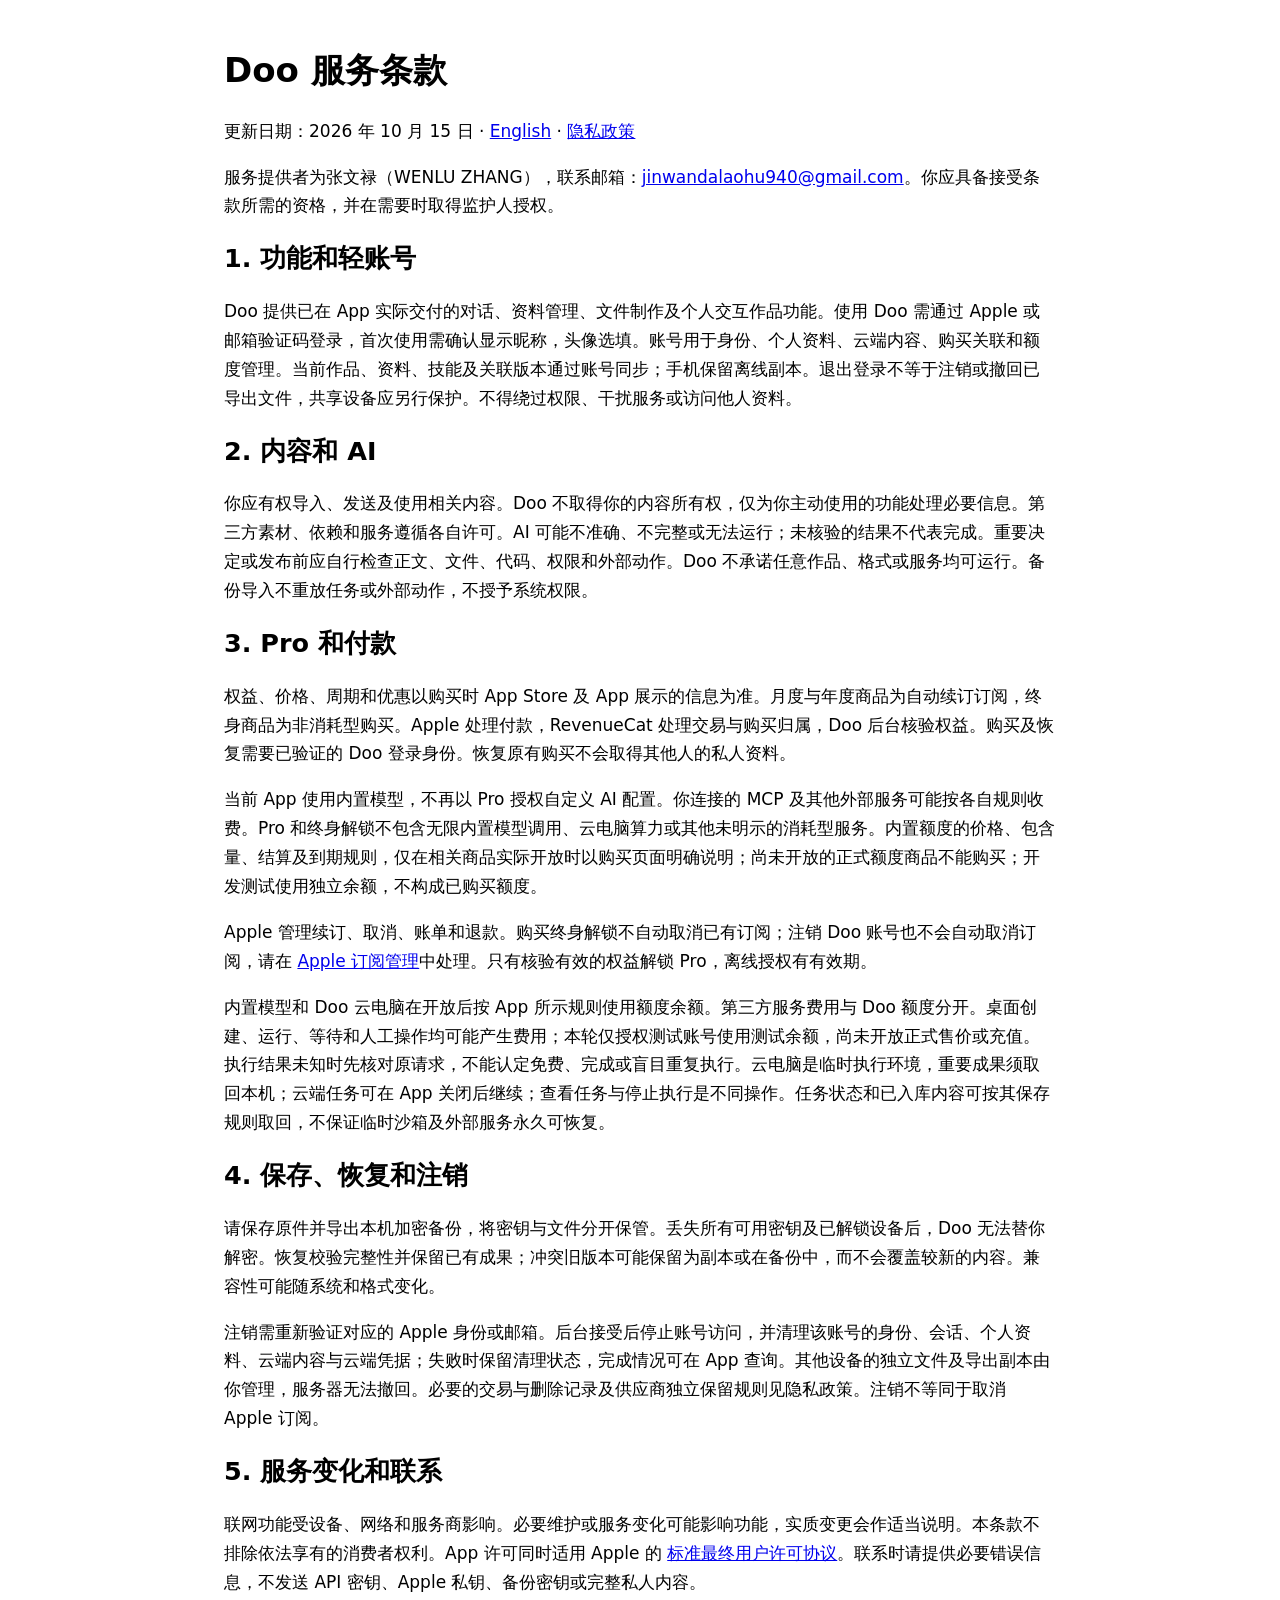
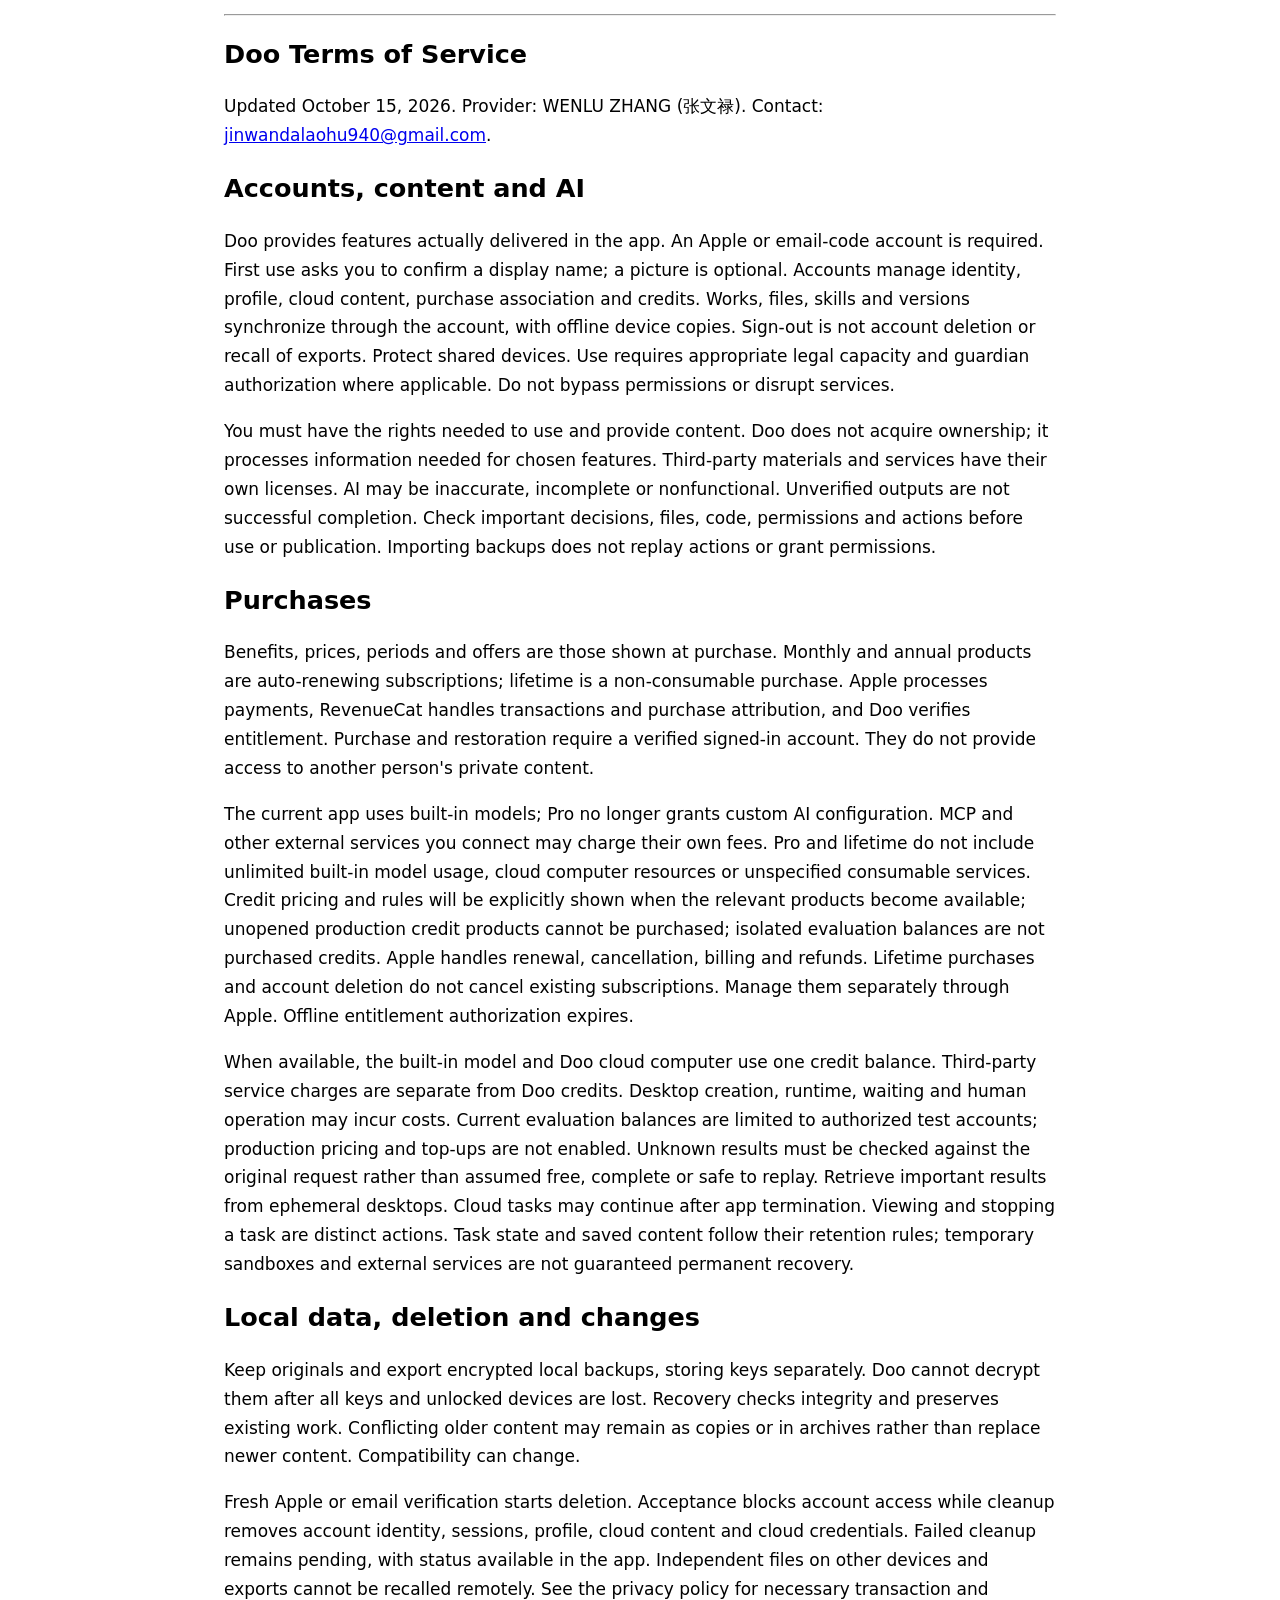
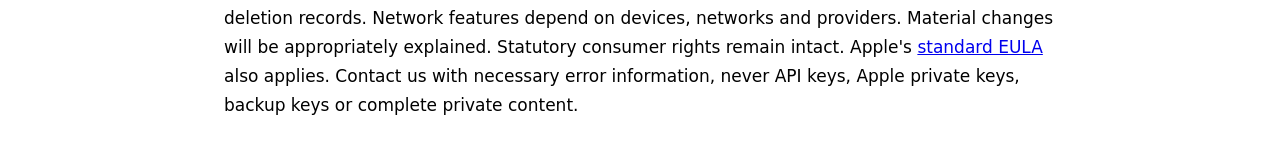
<file: docs/legal/terms.html>
<!doctype html>
<html lang="zh-CN"><meta charset="utf-8"><meta name="viewport" content="width=device-width,initial-scale=1"><title>Doo 服务条款 / Terms</title>
<style>body{font:17px/1.7 system-ui,sans-serif;max-width:52rem;margin:3rem auto;padding:0 1.2rem;color:CanvasText;background:Canvas}a{color:LinkText}h1,h2{line-height:1.35}</style>
<main><h1>Doo 服务条款</h1><p>更新日期：2026 年 10 月 15 日 · <a href="#english">English</a> · <a href="privacy.html">隐私政策</a></p>
<p>服务提供者为张文禄（WENLU ZHANG），联系邮箱：<a href="mailto:jinwandalaohu940@gmail.com">jinwandalaohu940@gmail.com</a>。你应具备接受条款所需的资格，并在需要时取得监护人授权。</p>
<h2>1. 功能和轻账号</h2><p>Doo 提供已在 App 实际交付的对话、资料管理、文件制作及个人交互作品功能。使用 Doo 需通过 Apple 或邮箱验证码登录，首次使用需确认显示昵称，头像选填。账号用于身份、个人资料、云端内容、购买关联和额度管理。当前作品、资料、技能及关联版本通过账号同步；手机保留离线副本。退出登录不等于注销或撤回已导出文件，共享设备应另行保护。不得绕过权限、干扰服务或访问他人资料。</p>
<h2>2. 内容和 AI</h2><p>你应有权导入、发送及使用相关内容。Doo 不取得你的内容所有权，仅为你主动使用的功能处理必要信息。第三方素材、依赖和服务遵循各自许可。AI 可能不准确、不完整或无法运行；未核验的结果不代表完成。重要决定或发布前应自行检查正文、文件、代码、权限和外部动作。Doo 不承诺任意作品、格式或服务均可运行。备份导入不重放任务或外部动作，不授予系统权限。</p>
<h2>3. Pro 和付款</h2><p>权益、价格、周期和优惠以购买时 App Store 及 App 展示的信息为准。月度与年度商品为自动续订订阅，终身商品为非消耗型购买。Apple 处理付款，RevenueCat 处理交易与购买归属，Doo 后台核验权益。购买及恢复需要已验证的 Doo 登录身份。恢复原有购买不会取得其他人的私人资料。</p>
<p>当前 App 使用内置模型，不再以 Pro 授权自定义 AI 配置。你连接的 MCP 及其他外部服务可能按各自规则收费。Pro 和终身解锁不包含无限内置模型调用、云电脑算力或其他未明示的消耗型服务。内置额度的价格、包含量、结算及到期规则，仅在相关商品实际开放时以购买页面明确说明；尚未开放的正式额度商品不能购买；开发测试使用独立余额，不构成已购买额度。</p>
<p>Apple 管理续订、取消、账单和退款。购买终身解锁不自动取消已有订阅；注销 Doo 账号也不会自动取消订阅，请在 <a href="https://apps.apple.com/account/subscriptions/">Apple 订阅管理</a>中处理。只有核验有效的权益解锁 Pro，离线授权有有效期。</p>
<p>内置模型和 Doo 云电脑在开放后按 App 所示规则使用额度余额。第三方服务费用与 Doo 额度分开。桌面创建、运行、等待和人工操作均可能产生费用；本轮仅授权测试账号使用测试余额，尚未开放正式售价或充值。执行结果未知时先核对原请求，不能认定免费、完成或盲目重复执行。云电脑是临时执行环境，重要成果须取回本机；云端任务可在 App 关闭后继续；查看任务与停止执行是不同操作。任务状态和已入库内容可按其保存规则取回，不保证临时沙箱及外部服务永久可恢复。</p>
<h2>4. 保存、恢复和注销</h2><p>请保存原件并导出本机加密备份，将密钥与文件分开保管。丢失所有可用密钥及已解锁设备后，Doo 无法替你解密。恢复校验完整性并保留已有成果；冲突旧版本可能保留为副本或在备份中，而不会覆盖较新的内容。兼容性可能随系统和格式变化。</p>
<p>注销需重新验证对应的 Apple 身份或邮箱。后台接受后停止账号访问，并清理该账号的身份、会话、个人资料、云端内容与云端凭据；失败时保留清理状态，完成情况可在 App 查询。其他设备的独立文件及导出副本由你管理，服务器无法撤回。必要的交易与删除记录及供应商独立保留规则见隐私政策。注销不等同于取消 Apple 订阅。</p>
<h2>5. 服务变化和联系</h2><p>联网功能受设备、网络和服务商影响。必要维护或服务变化可能影响功能，实质变更会作适当说明。本条款不排除依法享有的消费者权利。App 许可同时适用 Apple 的 <a href="https://www.apple.com/legal/internet-services/itunes/dev/stdeula/">标准最终用户许可协议</a>。联系时请提供必要错误信息，不发送 API 密钥、Apple 私钥、备份密钥或完整私人内容。</p>
<hr><section id="english" lang="en"><h1>Doo Terms of Service</h1><p>Updated October 15, 2026. Provider: WENLU ZHANG (张文禄). Contact: <a href="mailto:jinwandalaohu940@gmail.com">jinwandalaohu940@gmail.com</a>.</p>
<h2>Accounts, content and AI</h2><p>Doo provides features actually delivered in the app. An Apple or email-code account is required. First use asks you to confirm a display name; a picture is optional. Accounts manage identity, profile, cloud content, purchase association and credits. Works, files, skills and versions synchronize through the account, with offline device copies. Sign-out is not account deletion or recall of exports. Protect shared devices. Use requires appropriate legal capacity and guardian authorization where applicable. Do not bypass permissions or disrupt services.</p>
<p>You must have the rights needed to use and provide content. Doo does not acquire ownership; it processes information needed for chosen features. Third-party materials and services have their own licenses. AI may be inaccurate, incomplete or nonfunctional. Unverified outputs are not successful completion. Check important decisions, files, code, permissions and actions before use or publication. Importing backups does not replay actions or grant permissions.</p>
<h2>Purchases</h2><p>Benefits, prices, periods and offers are those shown at purchase. Monthly and annual products are auto-renewing subscriptions; lifetime is a non-consumable purchase. Apple processes payments, RevenueCat handles transactions and purchase attribution, and Doo verifies entitlement. Purchase and restoration require a verified signed-in account. They do not provide access to another person's private content.</p>
<p>The current app uses built-in models; Pro no longer grants custom AI configuration. MCP and other external services you connect may charge their own fees. Pro and lifetime do not include unlimited built-in model usage, cloud computer resources or unspecified consumable services. Credit pricing and rules will be explicitly shown when the relevant products become available; unopened production credit products cannot be purchased; isolated evaluation balances are not purchased credits. Apple handles renewal, cancellation, billing and refunds. Lifetime purchases and account deletion do not cancel existing subscriptions. Manage them separately through Apple. Offline entitlement authorization expires.</p>
<p>When available, the built-in model and Doo cloud computer use one credit balance. Third-party service charges are separate from Doo credits. Desktop creation, runtime, waiting and human operation may incur costs. Current evaluation balances are limited to authorized test accounts; production pricing and top-ups are not enabled. Unknown results must be checked against the original request rather than assumed free, complete or safe to replay. Retrieve important results from ephemeral desktops. Cloud tasks may continue after app termination. Viewing and stopping a task are distinct actions. Task state and saved content follow their retention rules; temporary sandboxes and external services are not guaranteed permanent recovery.</p>
<h2>Local data, deletion and changes</h2><p>Keep originals and export encrypted local backups, storing keys separately. Doo cannot decrypt them after all keys and unlocked devices are lost. Recovery checks integrity and preserves existing work. Conflicting older content may remain as copies or in archives rather than replace newer content. Compatibility can change.</p>
<p>Fresh Apple or email verification starts deletion. Acceptance blocks account access while cleanup removes account identity, sessions, profile, cloud content and cloud credentials. Failed cleanup remains pending, with status available in the app. Independent files on other devices and exports cannot be recalled remotely. See the privacy policy for necessary transaction and deletion records. Network features depend on devices, networks and providers. Material changes will be appropriately explained. Statutory consumer rights remain intact. Apple's <a href="https://www.apple.com/legal/internet-services/itunes/dev/stdeula/">standard EULA</a> also applies. Contact us with necessary error information, never API keys, Apple private keys, backup keys or complete private content.</p></section></main></html>
</file>
<file: docs/site.css>
:root {
  color-scheme: light dark;
  --surface: #ffffff;
  --ink: #000000;
  --muted: #707070;
  --logo-size: 7.5rem;
  --wordmark-width: 8rem;
  --brand-gap: 1.25rem;
  --status-gap: 1.75rem;
  --status-size: 1rem;
  --page-space: clamp(1.5rem, 6vw, 4rem);
}

@media (prefers-color-scheme: dark) {
  :root {
    --surface: #000000;
    --ink: #ffffff;
    --muted: #a0a0a0;
  }
}

* {
  box-sizing: border-box;
}

html {
  background: var(--surface);
  color: var(--ink);
  font-family: -apple-system, BlinkMacSystemFont, "PingFang SC", "Microsoft YaHei", sans-serif;
}

body {
  min-height: 100vh;
  min-height: 100svh;
  margin: 0;
  display: grid;
  place-items: center;
  padding: var(--page-space);
  padding-top: max(var(--page-space), env(safe-area-inset-top));
  padding-right: max(var(--page-space), env(safe-area-inset-right));
  padding-bottom: max(var(--page-space), env(safe-area-inset-bottom));
  padding-left: max(var(--page-space), env(safe-area-inset-left));
}

.holding {
  display: flex;
  flex-direction: column;
  align-items: center;
  width: min(100%, 48rem);
  text-align: center;
}

.mascot {
  display: block;
  width: var(--logo-size);
  max-width: 100%;
  height: auto;
}

.wordmark {
  width: var(--wordmark-width);
  max-width: 100%;
  margin: var(--brand-gap) 0 0;
  line-height: 0;
}

.wordmark img {
  display: block;
  width: 100%;
  height: auto;
}

.status {
  margin: var(--status-gap) 0 0;
  color: var(--muted);
  font-size: var(--status-size);
  font-weight: 400;
  line-height: 1.75;
  letter-spacing: 0.16em;
  text-indent: 0.16em;
}

.intro { max-width: 38rem; margin: 1.25rem 0 0; font-size: 1.1rem; line-height: 1.8; }
.description { width: 100%; margin-top: 2.5rem; text-align: start; font-size: 1rem; line-height: 1.8; overflow-wrap: anywhere; }
.description h2 { margin: 0 0 1rem; color: var(--ink); font-size: 1.25rem; line-height: 1.4; }
.description p { margin: 1rem 0 0; }
.description ul { padding-inline-start: 1.35rem; }
.description li + li { margin-top: .65rem; }
.muted, .site-footer { color: var(--muted); }
a { color: inherit; text-underline-offset: .2em; }
a:focus-visible { outline: 2px solid currentColor; outline-offset: 5px; border-radius: 2px; }
.site-footer { width: 100%; margin-top: 3rem; font-size: .875rem; line-height: 1.8; }
.site-footer nav { display: flex; flex-wrap: wrap; gap: .5rem 1.25rem; justify-content: center; }
.site-footer a { display: inline-flex; align-items: center; min-height: 44px; }
</file>
<file: docs/oauth/mcp/callback.css>
.callback {
  --action-width: 10rem;
  --action-height: 2.75rem;
  --action-gap: 1.5rem;
  --action-padding: 0.75rem;
  --action-size: 0.9375rem;
  --action-radius: 999px;
}

:lang(en) .callback .status {
  letter-spacing: normal;
  text-indent: 0;
}

.callback-action {
  display: grid;
  place-items: center;
  width: min(100%, var(--action-width));
  min-height: var(--action-height);
  margin-top: var(--action-gap);
  padding: var(--action-padding);
  border-radius: var(--action-radius);
  background: var(--ink);
  color: var(--surface);
  font-size: var(--action-size);
  font-weight: 500;
  line-height: 1.5;
  text-decoration: none;
}

.callback-action:focus-visible {
  outline: 2px solid var(--ink);
  outline-offset: 4px;
}
</file>
